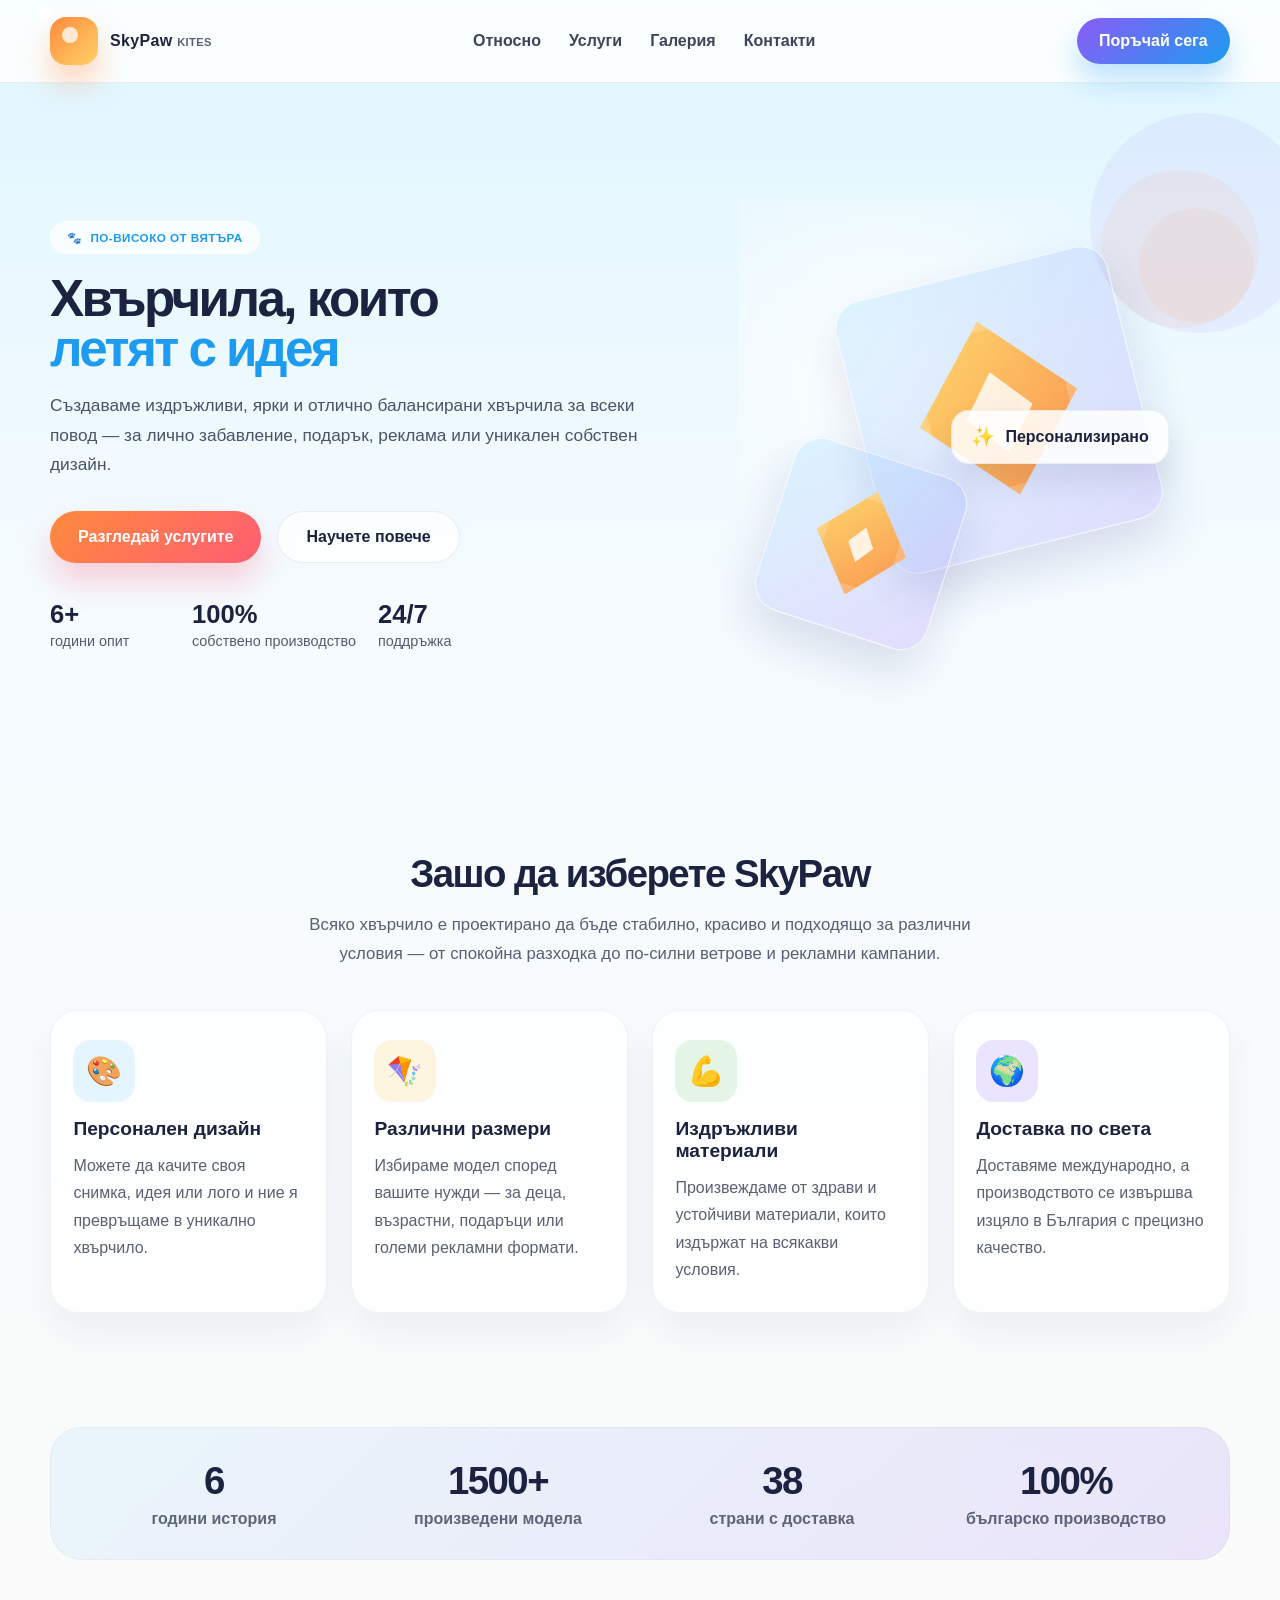
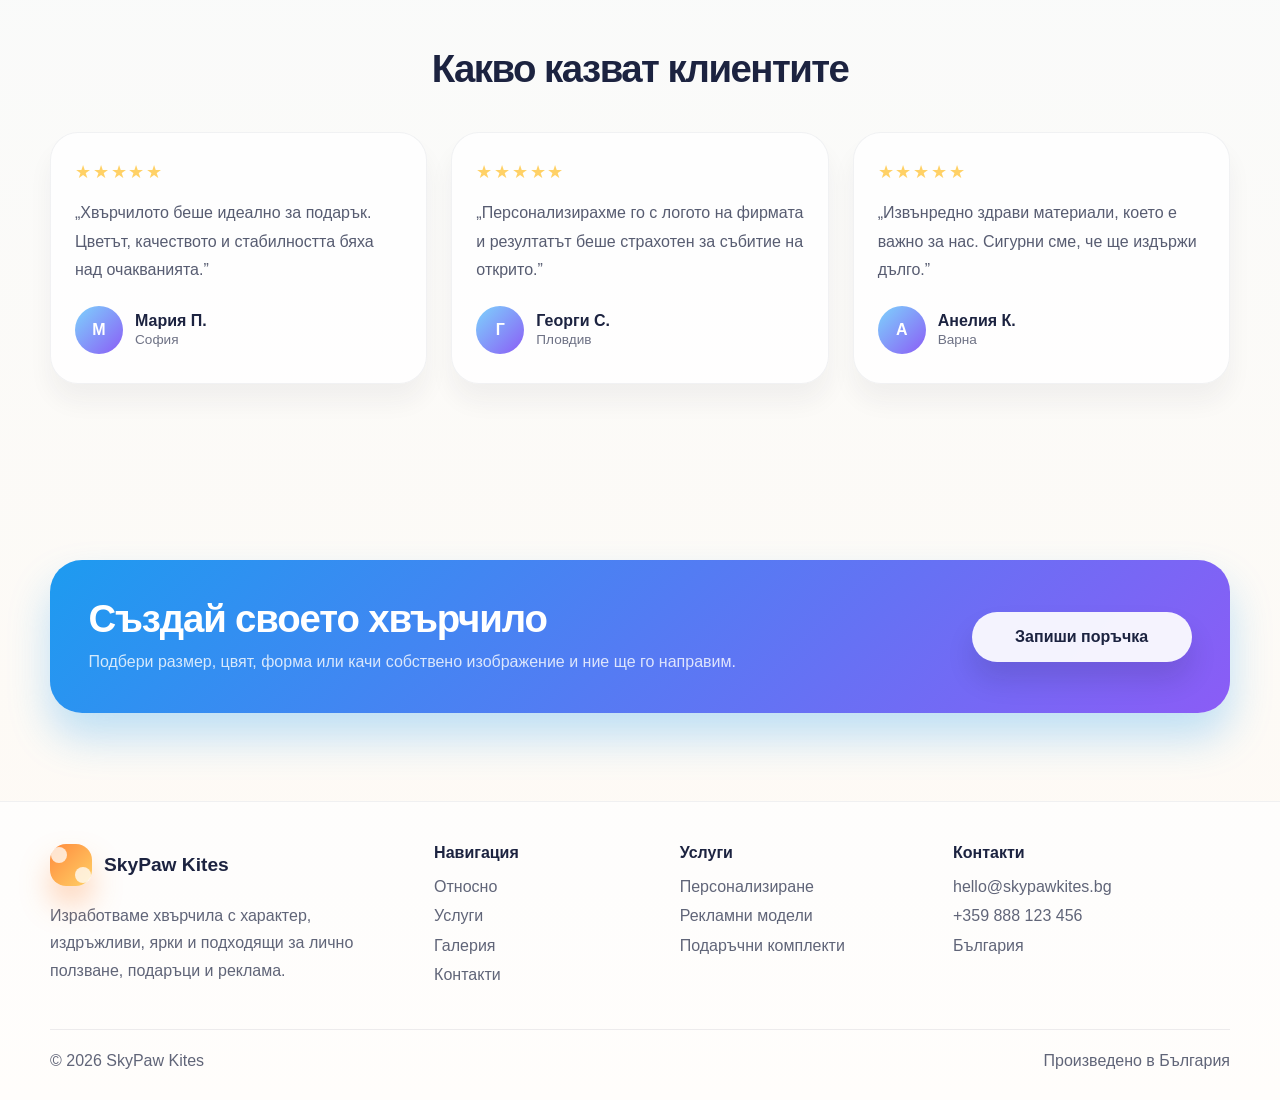
<file: index.html>
<!DOCTYPE html>
<html lang="bg">
  <head>
    <meta charset="UTF-8" />
    <meta name="viewport" content="width=device-width, initial-scale=1.0" />
    <title>SkyPaw Kites | Хвърчила по поръчка</title>
    <meta
      name="description"
      content="Производство и продажба на качествени хвърчила за лично ползване, подарък и реклама. Изработка по идея, собствен дизайн и фирмено лого."
    />
    <link rel="stylesheet" href="style.css" />
  </head>
  <body>
    <header class="site-header">
      <div class="container navbar">
        <a href="#home" class="brand" aria-label="SkyPaw Kites">
          <span class="brand-mark" aria-hidden="true"></span>
          <span>
            SkyPaw
            <small>KITES</small>
          </span>
        </a>

        <nav class="nav" aria-label="Главна навигация">
          <a href="about.html">Относно</a>
          <a href="services.html">Услуги</a>
          <a href="gallery.html">Галерия</a>
          <a href="contacts.html">Контакти</a>
        </nav>

        <a href="#contacts" class="nav-cta">Поръчай сега</a>

        <button class="menu-toggle" aria-label="Отвори меню" aria-expanded="false">
          <span></span>
          <span></span>
          <span></span>
        </button>
      </div>
    </header>

    <main id="home">
      <section class="hero">
        <div class="paw-pattern" aria-hidden="true"></div>
        <div class="container hero-grid">
          <div class="hero-copy reveal">
            <span class="eyebrow">По-високо от вятъра</span>
            <h1>
              Хвърчила, които<span> летят с идея</span>
            </h1>
            <p>
              Създаваме издръжливи, ярки и отлично балансирани хвърчила за всеки повод —
              за лично забавление, подарък, реклама или уникален собствен дизайн.
            </p>

            <div class="hero-actions">
              <a href="services.html" class="primary-btn">Разгледай услугите</a>
              <a href="#about" class="secondary-btn">Научете повече</a>
            </div>

            <div class="hero-meta">
              <div class="meta-item">
                <strong>6+</strong>
                <span>години опит</span>
              </div>
              <div class="meta-item">
                <strong>100%</strong>
                <span>собствено производство</span>
              </div>
              <div class="meta-item">
                <strong>24/7</strong>
                <span>поддръжка</span>
              </div>
            </div>
          </div>

          <div class="hero-visual reveal" aria-label="Илюстрация на хвърчило">
            <div class="kite-stage">
              <div class="kite-card kite-main"></div>
              <div class="kite-card kite-small"></div>
              <div class="kite-tag">Персонализирано</div>
            </div>
          </div>
        </div>
      </section>

      <section class="section" id="about">
        <div class="container">
          <div class="section-header reveal">
            <h2>Зашо да изберете SkyPaw</h2>
            <p>
              Всяко хвърчило е проектирано да бъде стабилно, красиво и подходящо за
              различни условия — от спокойна разходка до по-силни ветрове и рекламни кампании.
            </p>
          </div>

          <div class="feature-grid">
            <article class="feature-card reveal">
              <div class="icon-box">🎨</div>
              <h3>Персонален дизайн</h3>
              <p>Можете да качите своя снимка, идея или лого и ние я превръщаме в уникално хвърчило.</p>
            </article>

            <article class="feature-card reveal">
              <div class="icon-box">🪁</div>
              <h3>Различни размери</h3>
              <p>Избираме модел според вашите нужди — за деца, възрастни, подаръци или големи рекламни формати.</p>
            </article>

            <article class="feature-card reveal">
              <div class="icon-box">💪</div>
              <h3>Издръжливи материали</h3>
              <p>Произвеждаме от здрави и устойчиви материали, които издържат на всякакви условия.</p>
            </article>

            <article class="feature-card reveal">
              <div class="icon-box">🌍</div>
              <h3>Доставка по света</h3>
              <p>Доставяме международно, а производството се извършва изцяло в България с прецизно качество.</p>
            </article>
          </div>
        </div>
      </section>

      <section class="stats-strip">
        <div class="container">
          <div class="stats-box reveal">
            <div class="stat">
              <strong>6</strong>
              <span>години история</span>
            </div>
            <div class="stat">
              <strong>1500+</strong>
              <span>произведени модела</span>
            </div>
            <div class="stat">
              <strong>38</strong>
              <span>страни с доставка</span>
            </div>
            <div class="stat">
              <strong>100%</strong>
              <span>българско производство</span>
            </div>
          </div>
        </div>
      </section>

      <section class="section">
        <div class="container">
          <div class="section-header reveal">
            <h2>Какво казват клиентите</h2>
          </div>

          <div class="testimonials">
            <article class="testimonial reveal">
              <div class="stars">★★★★★</div>
              <p>„Хвърчилото беше идеално за подарък. Цветът, качеството и стабилността бяха над очакванията.”</p>
              <div class="person">
                <div class="avatar">М</div>
                <div>
                  <b>Мария П.</b>
                  <span>София</span>
                </div>
              </div>
            </article>

            <article class="testimonial reveal">
              <div class="stars">★★★★★</div>
              <p>„Персонализирахме го с логото на фирмата и резултатът беше страхотен за събитие на открито.”</p>
              <div class="person">
                <div class="avatar">Г</div>
                <div>
                  <b>Георги С.</b>
                  <span>Пловдив</span>
                </div>
              </div>
            </article>

            <article class="testimonial reveal">
              <div class="stars">★★★★★</div>
              <p>„Извънредно здрави материали, което е важно за нас. Сигурни сме, че ще издържи дълго.”</p>
              <div class="person">
                <div class="avatar">А</div>
                <div>
                  <b>Анелия К.</b>
                  <span>Варна</span>
                </div>
              </div>
            </article>
          </div>
        </div>
      </section>

      <section class="section" id="contacts">
        <div class="container">
          <div class="cta-box reveal">
            <div>
              <h3>Създай своето хвърчило</h3>
              <p>Подбери размер, цвят, форма или качи собствено изображение и ние ще го направим.</p>
            </div>
            <a href="mailto:hello@skypawkites.bg" class="inline-btn">Запиши поръчка</a>
          </div>
        </div>
      </section>
    </main>

    <footer class="site-footer">
      <div class="container">
        <div class="footer-grid">
          <div>
            <div class="footer-brand">
              <span class="brand-mark" aria-hidden="true"></span>
              <span>SkyPaw Kites</span>
            </div>
            <p class="footer-copy">
              Изработваме хвърчила с характер, издръжливи, ярки и подходящи за лично ползване,
              подаръци и реклама.
            </p>
          </div>

          <div class="footer-col">
            <h4>Навигация</h4>
            <ul>
              <li><a href="about.html">Относно</a></li>
              <li><a href="services.html">Услуги</a></li>
              <li><a href="gallery.html">Галерия</a></li>
              <li><a href="contacts.html">Контакти</a></li>
            </ul>
          </div>

          <div class="footer-col">
            <h4>Услуги</h4>
            <ul>
              <li><a href="services.html#personalization">Персонализиране</a></li>
              <li><a href="services.html#advertising">Рекламни модели</a></li>
              <li><a href="services.html#gifts">Подаръчни комплекти</a></li>
            </ul>
          </div>

          <div class="footer-col">
            <h4>Контакти</h4>
            <ul>
              <li><a href="mailto:hello@skypawkites.bg">hello@skypawkites.bg</a></li>
              <li><a href="tel:+359888123456">+359 888 123 456</a></li>
              <li>България</li>
            </ul>
          </div>
        </div>

        <div class="footer-bottom">
          <span>© <span data-year></span> SkyPaw Kites</span>
          <span>Произведено в България</span>
        </div>
      </div>
    </footer>

    <script src="script.js"></script>
  </body>
</html>
</file>
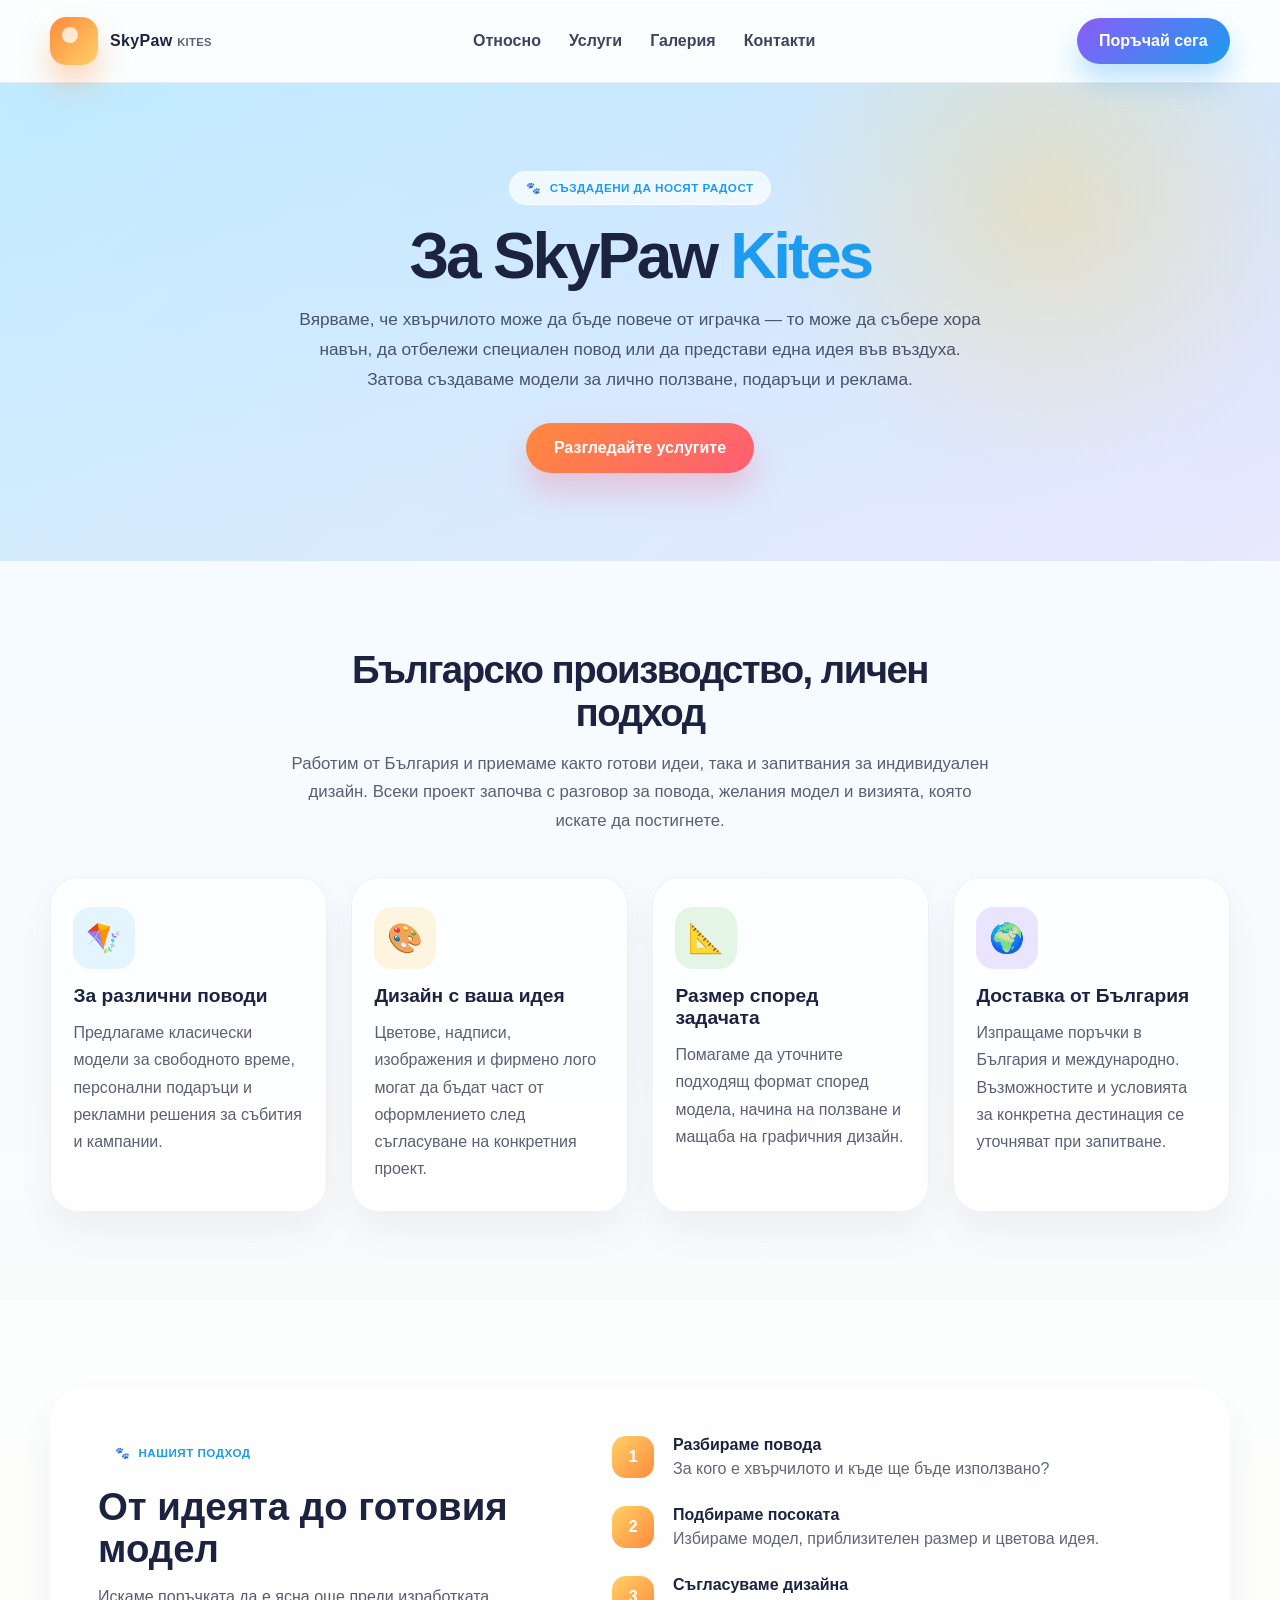
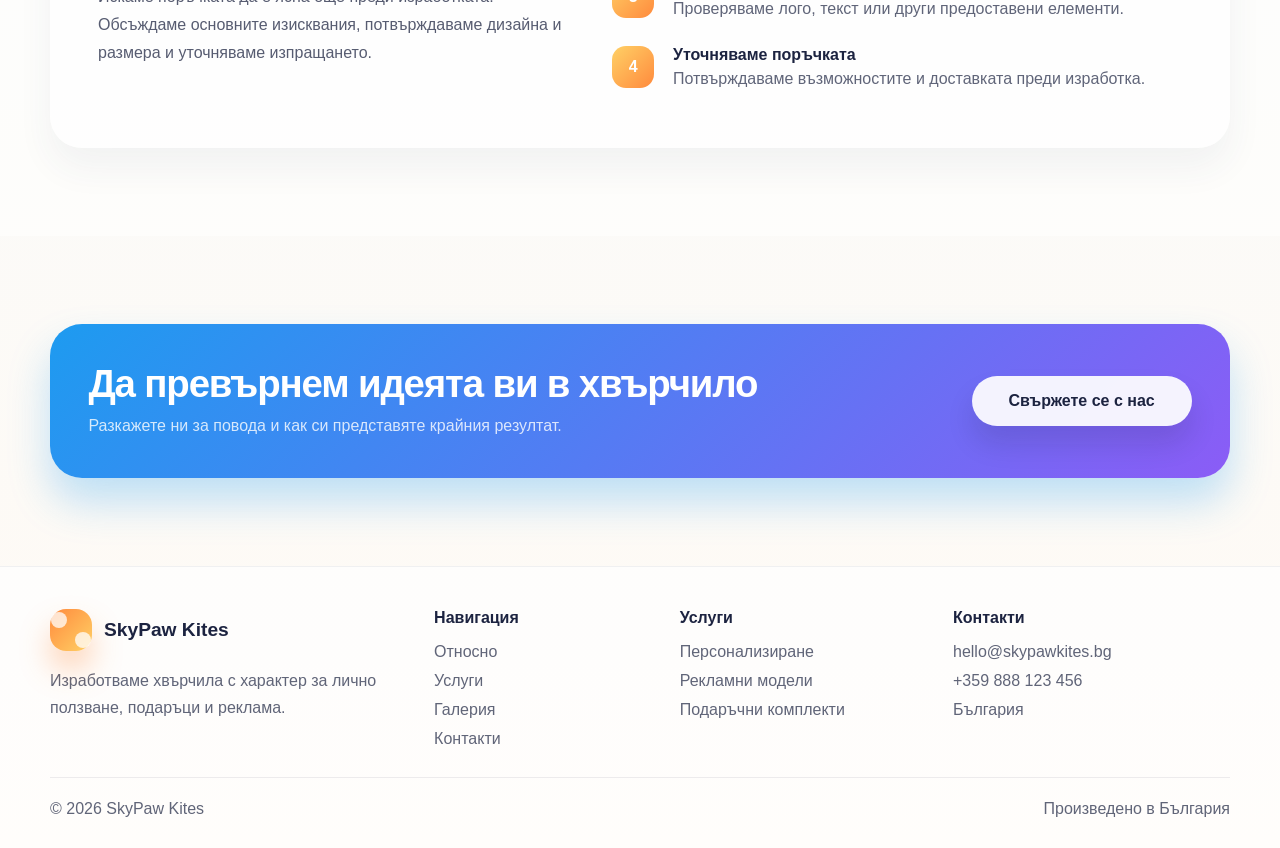
<file: about.html>
<!DOCTYPE html>
<html lang="bg">
  <head>
    <meta charset="UTF-8" />
    <meta name="viewport" content="width=device-width, initial-scale=1.0" />
    <title>Относно SkyPaw Kites | Хвърчила с идея</title>
    <meta
      name="description"
      content="Научете повече за SkyPaw Kites — българско производство на хвърчила за лично ползване, подаръци и рекламни проекти."
    />
    <link rel="stylesheet" href="style.css" />
  </head>
  <body>
    <header class="site-header">
      <div class="container navbar">
        <a href="index.html#home" class="brand" aria-label="SkyPaw Kites — начална страница">
          <span class="brand-mark" aria-hidden="true"></span>
          <span>
            SkyPaw
            <small>KITES</small>
          </span>
        </a>

        <nav class="nav" aria-label="Главна навигация">
          <a href="about.html" aria-current="page">Относно</a>
          <a href="services.html">Услуги</a>
          <a href="gallery.html">Галерия</a>
          <a href="contacts.html">Контакти</a>
        </nav>

        <a href="contacts.html" class="nav-cta">Поръчай сега</a>

        <button class="menu-toggle" aria-label="Отвори меню" aria-expanded="false">
          <span></span>
          <span></span>
          <span></span>
        </button>
      </div>
    </header>

    <main>
      <section class="services-hero">
        <div class="container services-hero-content reveal">
          <span class="eyebrow">Създадени да носят радост</span>
          <h1>За SkyPaw <span>Kites</span></h1>
          <p>
            Вярваме, че хвърчилото може да бъде повече от играчка — то може да събере хора
            навън, да отбележи специален повод или да представи една идея във въздуха.
            Затова създаваме модели за лично ползване, подаръци и реклама.
          </p>
          <a href="services.html" class="primary-btn">Разгледайте услугите</a>
        </div>
      </section>

      <section class="section">
        <div class="container">
          <div class="section-header reveal">
            <h2>Българско производство, личен подход</h2>
            <p>
              Работим от България и приемаме както готови идеи, така и запитвания за
              индивидуален дизайн. Всеки проект започва с разговор за повода, желания
              модел и визията, която искате да постигнете.
            </p>
          </div>

          <div class="feature-grid about-feature-grid">
            <article class="feature-card reveal">
              <div class="icon-box" aria-hidden="true">🪁</div>
              <h3>За различни поводи</h3>
              <p>
                Предлагаме класически модели за свободното време, персонални подаръци
                и рекламни решения за събития и кампании.
              </p>
            </article>

            <article class="feature-card reveal">
              <div class="icon-box" aria-hidden="true">🎨</div>
              <h3>Дизайн с ваша идея</h3>
              <p>
                Цветове, надписи, изображения и фирмено лого могат да бъдат част от
                оформлението след съгласуване на конкретния проект.
              </p>
            </article>

            <article class="feature-card reveal">
              <div class="icon-box" aria-hidden="true">📐</div>
              <h3>Размер според задачата</h3>
              <p>
                Помагаме да уточните подходящ формат според модела, начина на ползване
                и мащаба на графичния дизайн.
              </p>
            </article>

            <article class="feature-card reveal">
              <div class="icon-box" aria-hidden="true">🌍</div>
              <h3>Доставка от България</h3>
              <p>
                Изпращаме поръчки в България и международно. Възможностите и условията
                за конкретна дестинация се уточняват при запитване.
              </p>
            </article>
          </div>
        </div>
      </section>

      <section class="section service-options-section">
        <div class="container">
          <div class="service-flow reveal">
            <div>
              <span class="eyebrow">Нашият подход</span>
              <h2>От идеята до готовия модел</h2>
              <p>
                Искаме поръчката да е ясна още преди изработката. Обсъждаме основните
                изисквания, потвърждаваме дизайна и размера и уточняваме изпращането.
              </p>
            </div>
            <ol>
              <li><strong>Разбираме повода</strong><span>За кого е хвърчилото и къде ще бъде използвано?</span></li>
              <li><strong>Подбираме посоката</strong><span>Избираме модел, приблизителен размер и цветова идея.</span></li>
              <li><strong>Съгласуваме дизайна</strong><span>Проверяваме лого, текст или други предоставени елементи.</span></li>
              <li><strong>Уточняваме поръчката</strong><span>Потвърждаваме възможностите и доставката преди изработка.</span></li>
            </ol>
          </div>
        </div>
      </section>

      <section class="section">
        <div class="container">
          <div class="cta-box reveal">
            <div>
              <h2>Да превърнем идеята ви в хвърчило</h2>
              <p>Разкажете ни за повода и как си представяте крайния резултат.</p>
            </div>
            <a href="contacts.html" class="inline-btn">Свържете се с нас</a>
          </div>
        </div>
      </section>
    </main>

    <footer class="site-footer">
      <div class="container">
        <div class="footer-grid">
          <div>
            <a href="index.html#home" class="footer-brand">
              <span class="brand-mark" aria-hidden="true"></span>
              <span>SkyPaw Kites</span>
            </a>
            <p class="footer-copy">
              Изработваме хвърчила с характер за лично ползване, подаръци и реклама.
            </p>
          </div>

          <div class="footer-col">
            <h4>Навигация</h4>
            <ul>
              <li><a href="about.html">Относно</a></li>
              <li><a href="services.html">Услуги</a></li>
              <li><a href="gallery.html">Галерия</a></li>
              <li><a href="contacts.html">Контакти</a></li>
            </ul>
          </div>

          <div class="footer-col">
            <h4>Услуги</h4>
            <ul>
              <li><a href="services.html#personalization">Персонализиране</a></li>
              <li><a href="services.html#advertising">Рекламни модели</a></li>
              <li><a href="services.html#gifts">Подаръчни комплекти</a></li>
            </ul>
          </div>

          <div class="footer-col">
            <h4>Контакти</h4>
            <ul>
              <li><a href="mailto:hello@skypawkites.bg">hello@skypawkites.bg</a></li>
              <li><a href="tel:+359888123456">+359 888 123 456</a></li>
              <li>България</li>
            </ul>
          </div>
        </div>

        <div class="footer-bottom">
          <span>© <span data-year></span> SkyPaw Kites</span>
          <span>Произведено в България</span>
        </div>
      </div>
    </footer>

    <script src="script.js"></script>
  </body>
</html>
</file>
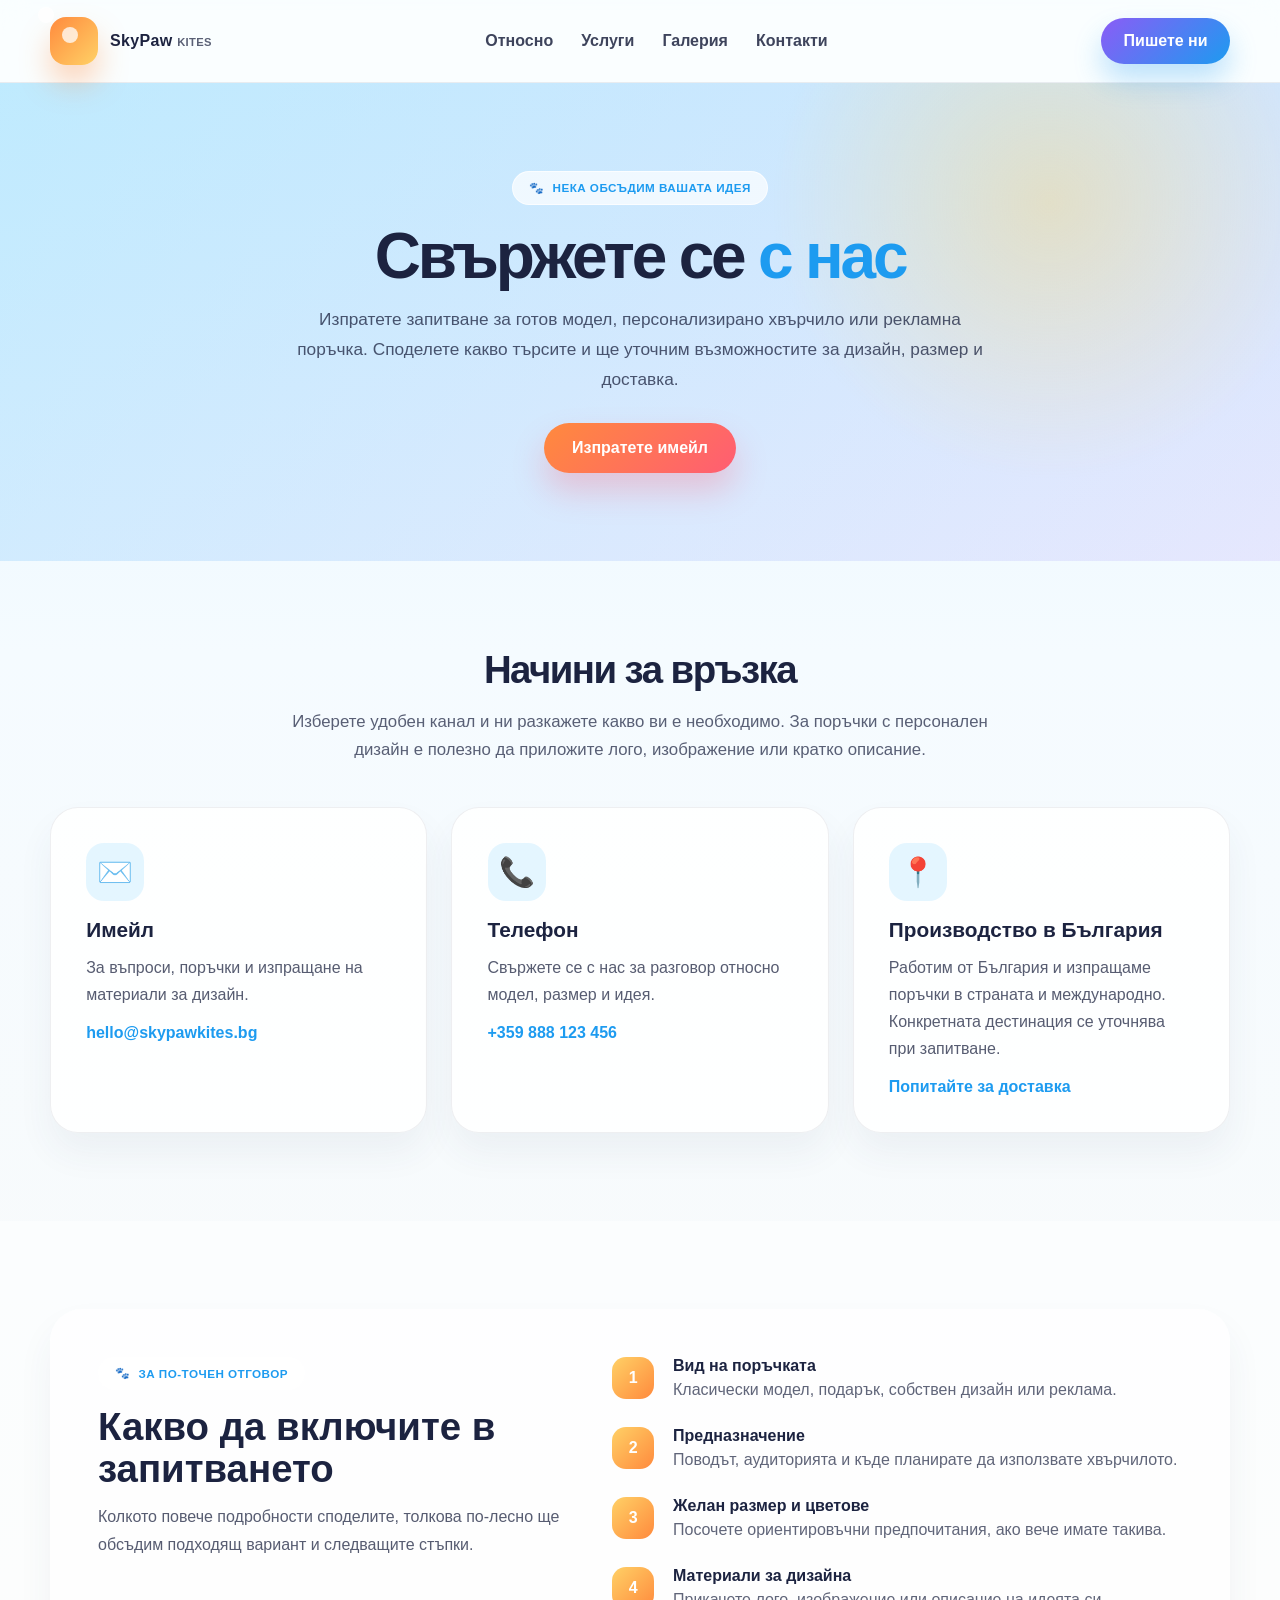
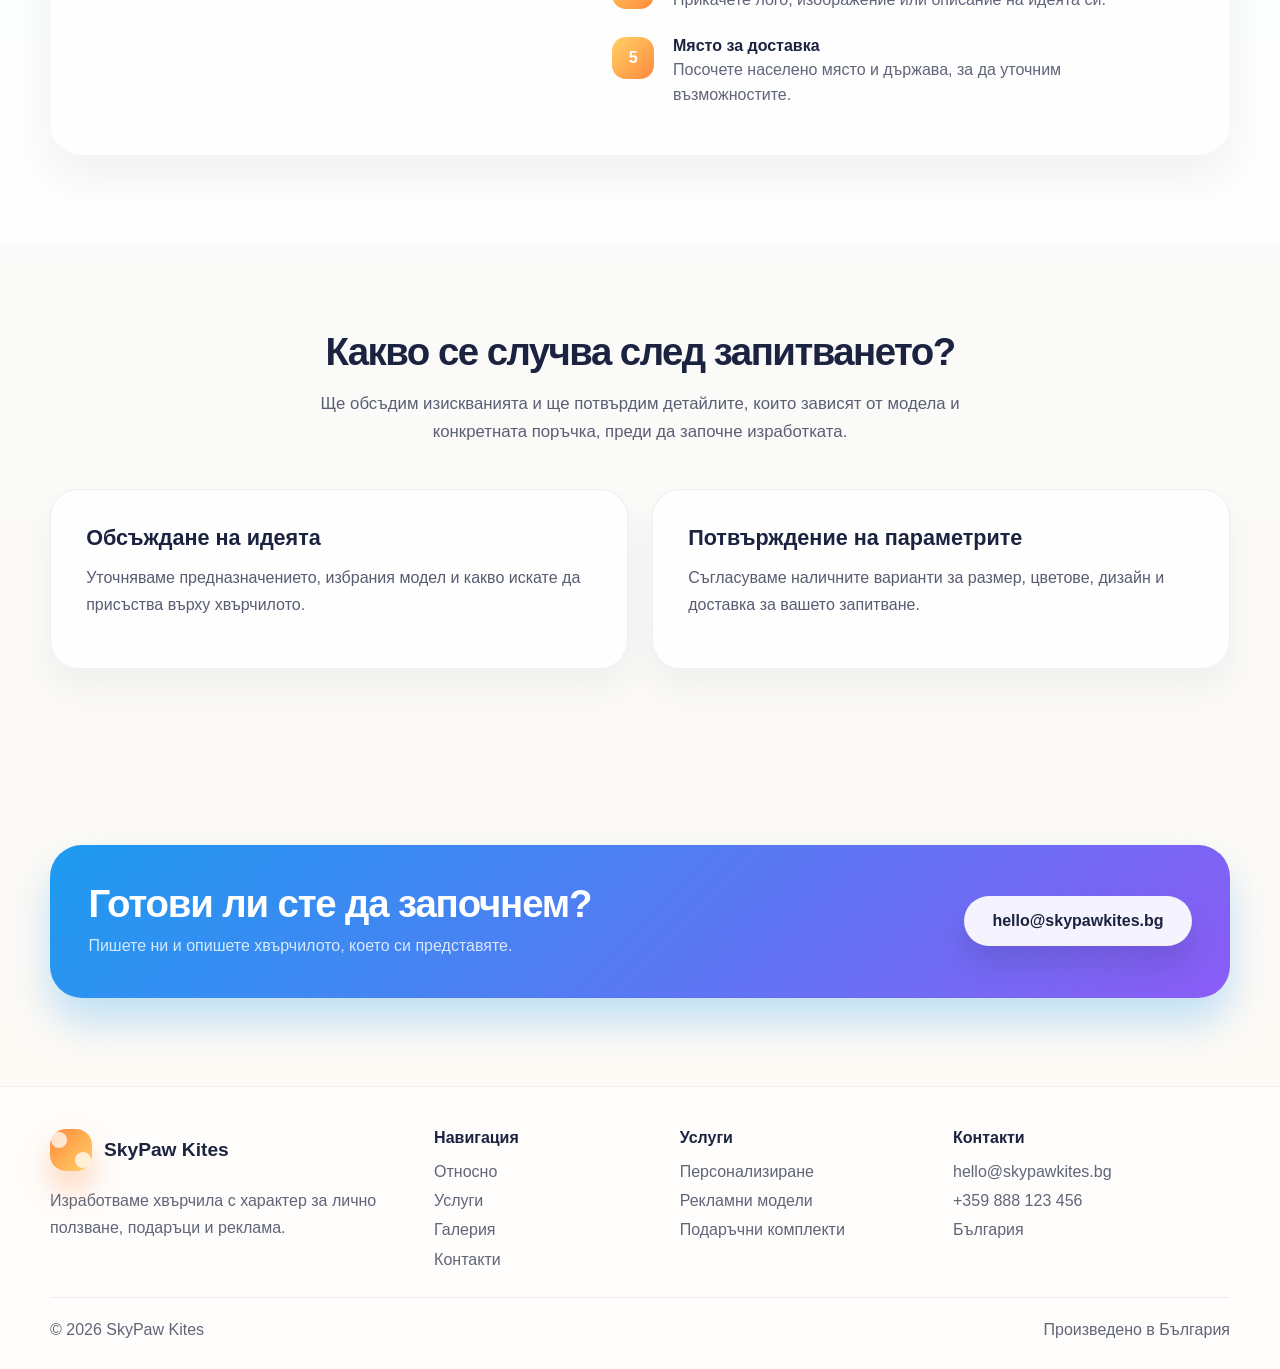
<file: contacts.html>
<!DOCTYPE html>
<html lang="bg">
  <head>
    <meta charset="UTF-8" />
    <meta name="viewport" content="width=device-width, initial-scale=1.0" />
    <title>Контакти | SkyPaw Kites</title>
    <meta
      name="description"
      content="Свържете се със SkyPaw Kites за готови модели, персонализиран дизайн, рекламни поръчки и доставка."
    />
    <link rel="stylesheet" href="style.css" />
  </head>
  <body>
    <header class="site-header">
      <div class="container navbar">
        <a href="index.html#home" class="brand" aria-label="SkyPaw Kites — начална страница">
          <span class="brand-mark" aria-hidden="true"></span>
          <span>
            SkyPaw
            <small>KITES</small>
          </span>
        </a>

        <nav class="nav" aria-label="Главна навигация">
          <a href="about.html">Относно</a>
          <a href="services.html">Услуги</a>
          <a href="gallery.html">Галерия</a>
          <a href="contacts.html" aria-current="page">Контакти</a>
        </nav>

        <a href="mailto:hello@skypawkites.bg" class="nav-cta">Пишете ни</a>

        <button class="menu-toggle" aria-label="Отвори меню" aria-expanded="false">
          <span></span>
          <span></span>
          <span></span>
        </button>
      </div>
    </header>

    <main>
      <section class="services-hero">
        <div class="container services-hero-content reveal">
          <span class="eyebrow">Нека обсъдим вашата идея</span>
          <h1>Свържете се <span>с нас</span></h1>
          <p>
            Изпратете запитване за готов модел, персонализирано хвърчило или рекламна
            поръчка. Споделете какво търсите и ще уточним възможностите за дизайн, размер
            и доставка.
          </p>
          <a href="mailto:hello@skypawkites.bg?subject=%D0%97%D0%B0%D0%BF%D0%B8%D1%82%D0%B2%D0%B0%D0%BD%D0%B5%20%D0%B7%D0%B0%20%D1%85%D0%B2%D1%8A%D1%80%D1%87%D0%B8%D0%BB%D0%BE" class="primary-btn">Изпратете имейл</a>
        </div>
      </section>

      <section class="section">
        <div class="container">
          <div class="section-header reveal">
            <h2>Начини за връзка</h2>
            <p>
              Изберете удобен канал и ни разкажете какво ви е необходимо. За поръчки с
              персонален дизайн е полезно да приложите лого, изображение или кратко описание.
            </p>
          </div>

          <div class="contact-grid">
            <article class="contact-card reveal">
              <span class="service-icon" aria-hidden="true">✉️</span>
              <h3>Имейл</h3>
              <p>За въпроси, поръчки и изпращане на материали за дизайн.</p>
              <a class="contact-link" href="mailto:hello@skypawkites.bg">hello@skypawkites.bg</a>
            </article>

            <article class="contact-card reveal">
              <span class="service-icon" aria-hidden="true">📞</span>
              <h3>Телефон</h3>
              <p>Свържете се с нас за разговор относно модел, размер и идея.</p>
              <a class="contact-link" href="tel:+359888123456">+359 888 123 456</a>
            </article>

            <article class="contact-card reveal">
              <span class="service-icon" aria-hidden="true">📍</span>
              <h3>Производство в България</h3>
              <p>
                Работим от България и изпращаме поръчки в страната и международно.
                Конкретната дестинация се уточнява при запитване.
              </p>
              <a class="contact-link" href="mailto:hello@skypawkites.bg?subject=%D0%97%D0%B0%D0%BF%D0%B8%D1%82%D0%B2%D0%B0%D0%BD%D0%B5%20%D0%B7%D0%B0%20%D0%B4%D0%BE%D1%81%D1%82%D0%B0%D0%B2%D0%BA%D0%B0">Попитайте за доставка</a>
            </article>
          </div>
        </div>
      </section>

      <section class="section service-options-section">
        <div class="container">
          <div class="service-flow reveal">
            <div>
              <span class="eyebrow">За по-точен отговор</span>
              <h2>Какво да включите в запитването</h2>
              <p>
                Колкото повече подробности споделите, толкова по-лесно ще обсъдим подходящ
                вариант и следващите стъпки.
              </p>
            </div>
            <ol>
              <li><strong>Вид на поръчката</strong><span>Класически модел, подарък, собствен дизайн или реклама.</span></li>
              <li><strong>Предназначение</strong><span>Поводът, аудиторията и къде планирате да използвате хвърчилото.</span></li>
              <li><strong>Желан размер и цветове</strong><span>Посочете ориентировъчни предпочитания, ако вече имате такива.</span></li>
              <li><strong>Материали за дизайна</strong><span>Прикачете лого, изображение или описание на идеята си.</span></li>
              <li><strong>Място за доставка</strong><span>Посочете населено място и държава, за да уточним възможностите.</span></li>
            </ol>
          </div>
        </div>
      </section>

      <section class="section">
        <div class="container">
          <div class="section-header reveal">
            <h2>Какво се случва след запитването?</h2>
            <p>
              Ще обсъдим изискванията и ще потвърдим детайлите, които зависят от модела
              и конкретната поръчка, преди да започне изработката.
            </p>
          </div>

          <div class="service-grid">
            <article class="service-card reveal">
              <h3>Обсъждане на идеята</h3>
              <p>
                Уточняваме предназначението, избрания модел и какво искате да присъства
                върху хвърчилото.
              </p>
            </article>
            <article class="service-card reveal">
              <h3>Потвърждение на параметрите</h3>
              <p>
                Съгласуваме наличните варианти за размер, цветове, дизайн и доставка за
                вашето запитване.
              </p>
            </article>
          </div>
        </div>
      </section>

      <section class="section">
        <div class="container">
          <div class="cta-box reveal">
            <div>
              <h2>Готови ли сте да започнем?</h2>
              <p>Пишете ни и опишете хвърчилото, което си представяте.</p>
            </div>
            <a href="mailto:hello@skypawkites.bg?subject=%D0%97%D0%B0%D0%BF%D0%B8%D1%82%D0%B2%D0%B0%D0%BD%D0%B5%20%D0%B7%D0%B0%20%D1%85%D0%B2%D1%8A%D1%80%D1%87%D0%B8%D0%BB%D0%BE" class="inline-btn">hello@skypawkites.bg</a>
          </div>
        </div>
      </section>
    </main>

    <footer class="site-footer">
      <div class="container">
        <div class="footer-grid">
          <div>
            <a href="index.html#home" class="footer-brand">
              <span class="brand-mark" aria-hidden="true"></span>
              <span>SkyPaw Kites</span>
            </a>
            <p class="footer-copy">
              Изработваме хвърчила с характер за лично ползване, подаръци и реклама.
            </p>
          </div>

          <div class="footer-col">
            <h4>Навигация</h4>
            <ul>
              <li><a href="about.html">Относно</a></li>
              <li><a href="services.html">Услуги</a></li>
              <li><a href="gallery.html">Галерия</a></li>
              <li><a href="contacts.html">Контакти</a></li>
            </ul>
          </div>

          <div class="footer-col">
            <h4>Услуги</h4>
            <ul>
              <li><a href="services.html#personalization">Персонализиране</a></li>
              <li><a href="services.html#advertising">Рекламни модели</a></li>
              <li><a href="services.html#gifts">Подаръчни комплекти</a></li>
            </ul>
          </div>

          <div class="footer-col">
            <h4>Контакти</h4>
            <ul>
              <li><a href="mailto:hello@skypawkites.bg">hello@skypawkites.bg</a></li>
              <li><a href="tel:+359888123456">+359 888 123 456</a></li>
              <li>България</li>
            </ul>
          </div>
        </div>

        <div class="footer-bottom">
          <span>© <span data-year></span> SkyPaw Kites</span>
          <span>Произведено в България</span>
        </div>
      </div>
    </footer>

    <script src="script.js"></script>
  </body>
</html>
</file>
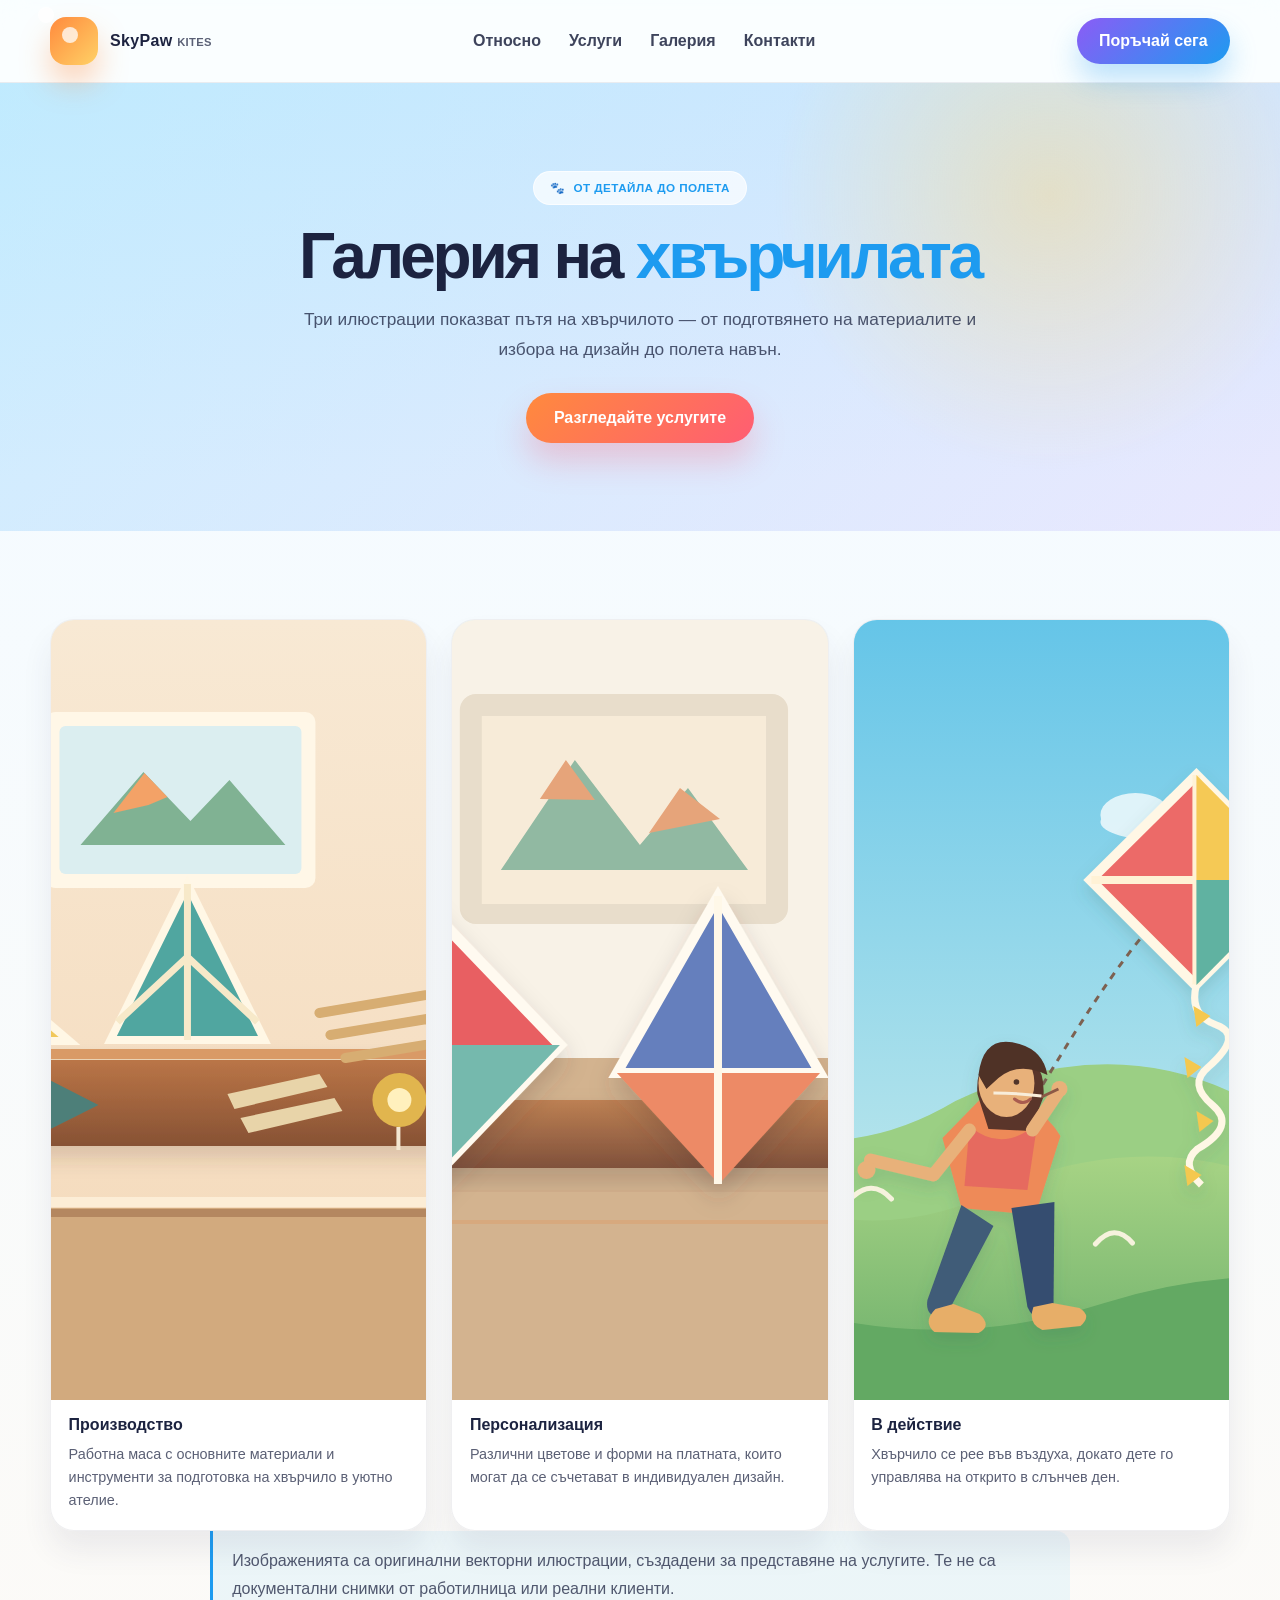
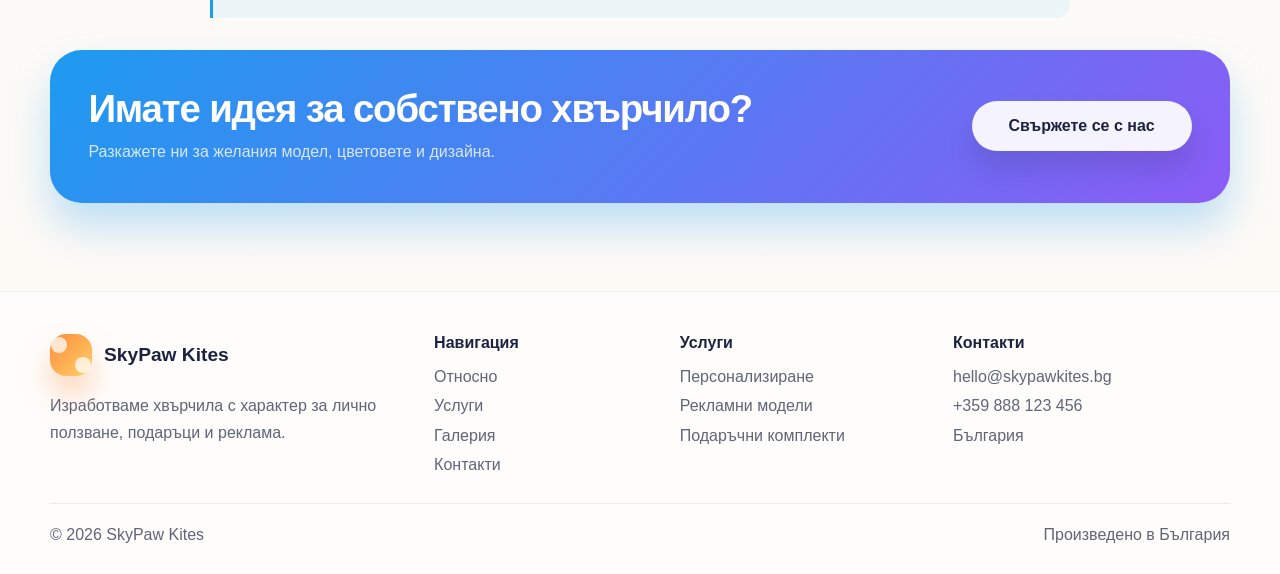
<file: gallery.html>
<!DOCTYPE html>
<html lang="bg">
  <head>
    <meta charset="UTF-8" />
    <meta name="viewport" content="width=device-width, initial-scale=1.0" />
    <title>Галерия | SkyPaw Kites</title>
    <meta
      name="description"
      content="Разгледайте илюстрации за производството, персонализацията и полета на хвърчилата SkyPaw."
    />
    <link rel="stylesheet" href="style.css" />
  </head>
  <body>
    <header class="site-header">
      <div class="container navbar">
        <a href="index.html#home" class="brand" aria-label="SkyPaw Kites — начална страница">
          <span class="brand-mark" aria-hidden="true"></span>
          <span>
            SkyPaw
            <small>KITES</small>
          </span>
        </a>

        <nav class="nav" aria-label="Главна навигация">
          <a href="about.html">Относно</a>
          <a href="services.html">Услуги</a>
          <a href="gallery.html" aria-current="page">Галерия</a>
          <a href="contacts.html">Контакти</a>
        </nav>

        <a href="contacts.html" class="nav-cta">Поръчай сега</a>

        <button class="menu-toggle" aria-label="Отвори меню" aria-expanded="false">
          <span></span>
          <span></span>
          <span></span>
        </button>
      </div>
    </header>

    <main>
      <section class="services-hero">
        <div class="container services-hero-content reveal">
          <span class="eyebrow">От детайла до полета</span>
          <h1>Галерия на <span>хвърчилата</span></h1>
          <p>
            Три илюстрации показват пътя на хвърчилото — от подготвянето на
            материалите и избора на дизайн до полета навън.
          </p>
          <a href="services.html" class="primary-btn">Разгледайте услугите</a>
        </div>
      </section>

      <section class="section" aria-label="Галерия">
        <div class="container">
          <div class="gallery-photo-grid">
            <figure class="gallery-photo reveal">
              <img
                src="assets/gallery/production.svg"
                alt="Светла работилница с работна маса, цветни платна, летви, корда и инструменти за изработка на хвърчила"
                width="1200"
                height="780"
              />
              <figcaption>
                <strong>Производство</strong>
                <p>
                  Работна маса с основните материали и инструменти за подготовка
                  на хвърчило в уютно ателие.
                </p>
              </figcaption>
            </figure>

            <figure class="gallery-photo reveal">
              <img
                src="assets/gallery/personalization.svg"
                alt="Разноцветни платна за хвърчила в ромбовидни, триъгълни и опашати форми върху маса в ателие"
                width="1200"
                height="780"
              />
              <figcaption>
                <strong>Персонализация</strong>
                <p>
                  Различни цветове и форми на платната, които могат да се
                  съчетават в индивидуален дизайн.
                </p>
              </figcaption>
            </figure>

            <figure class="gallery-photo reveal">
              <img
                src="assets/gallery/in-action.svg"
                alt="Дете управлява хвърчило с цветна опашка, което лети високо в ясно синьо небе над зелена поляна"
                width="1200"
                height="780"
              />
              <figcaption>
                <strong>В действие</strong>
                <p>
                  Хвърчило се рее във въздуха, докато дете го управлява на
                  открито в слънчев ден.
                </p>
              </figcaption>
            </figure>
          </div>

          <p class="gallery-disclaimer">
            Изображенията са оригинални векторни илюстрации, създадени за
            представяне на услугите. Те не са документални снимки от работилница
            или реални клиенти.
          </p>

          <div class="cta-box reveal">
            <div>
              <h2>Имате идея за собствено хвърчило?</h2>
              <p>Разкажете ни за желания модел, цветовете и дизайна.</p>
            </div>
            <a href="contacts.html" class="inline-btn">Свържете се с нас</a>
          </div>
        </div>
      </section>
    </main>

    <footer class="site-footer">
      <div class="container">
        <div class="footer-grid">
          <div>
            <a href="index.html#home" class="footer-brand">
              <span class="brand-mark" aria-hidden="true"></span>
              <span>SkyPaw Kites</span>
            </a>
            <p class="footer-copy">
              Изработваме хвърчила с характер за лично ползване, подаръци и реклама.
            </p>
          </div>

          <div class="footer-col">
            <h4>Навигация</h4>
            <ul>
              <li><a href="about.html">Относно</a></li>
              <li><a href="services.html">Услуги</a></li>
              <li><a href="gallery.html">Галерия</a></li>
              <li><a href="contacts.html">Контакти</a></li>
            </ul>
          </div>

          <div class="footer-col">
            <h4>Услуги</h4>
            <ul>
              <li><a href="services.html#personalization">Персонализиране</a></li>
              <li><a href="services.html#advertising">Рекламни модели</a></li>
              <li><a href="services.html#gifts">Подаръчни комплекти</a></li>
            </ul>
          </div>

          <div class="footer-col">
            <h4>Контакти</h4>
            <ul>
              <li><a href="mailto:hello@skypawkites.bg">hello@skypawkites.bg</a></li>
              <li><a href="tel:+359888123456">+359 888 123 456</a></li>
              <li>България</li>
            </ul>
          </div>
        </div>

        <div class="footer-bottom">
          <span>© <span data-year></span> SkyPaw Kites</span>
          <span>Произведено в България</span>
        </div>
      </div>
    </footer>

    <script src="script.js"></script>
  </body>
</html>
</file>
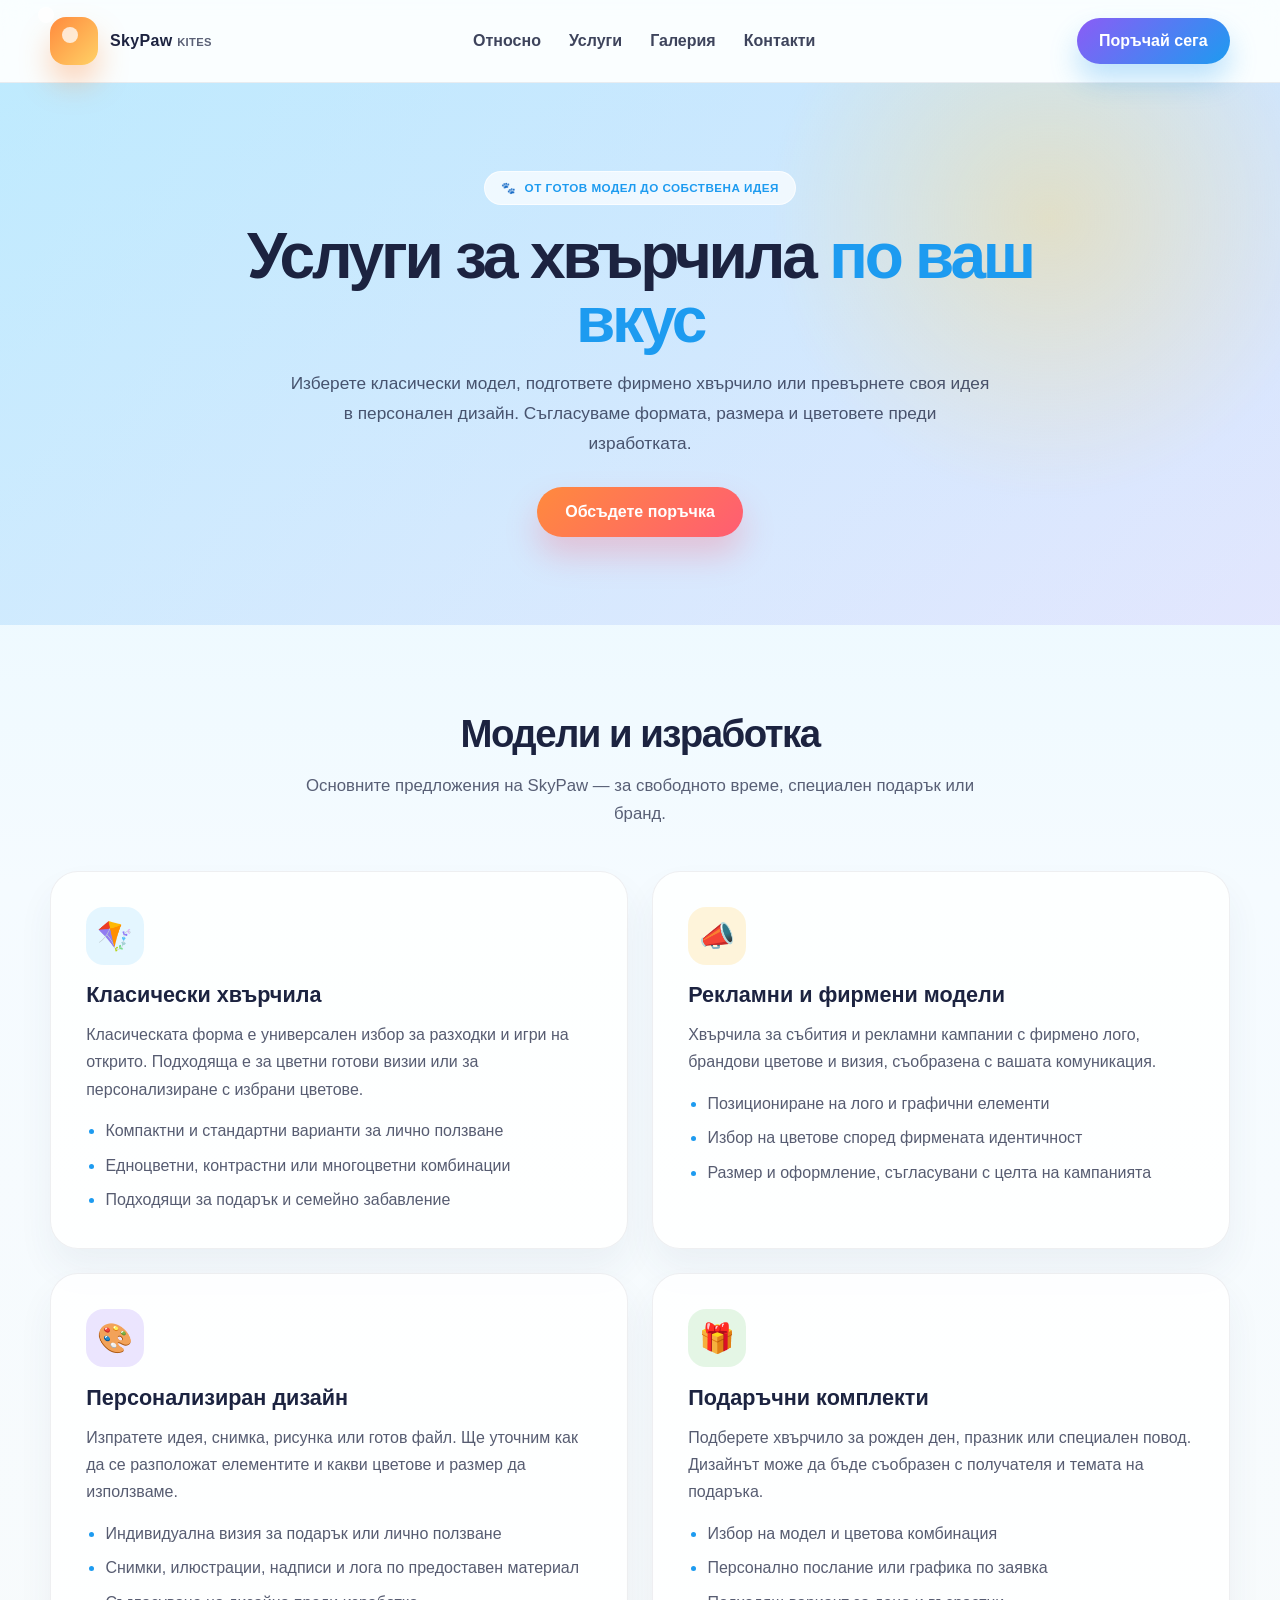
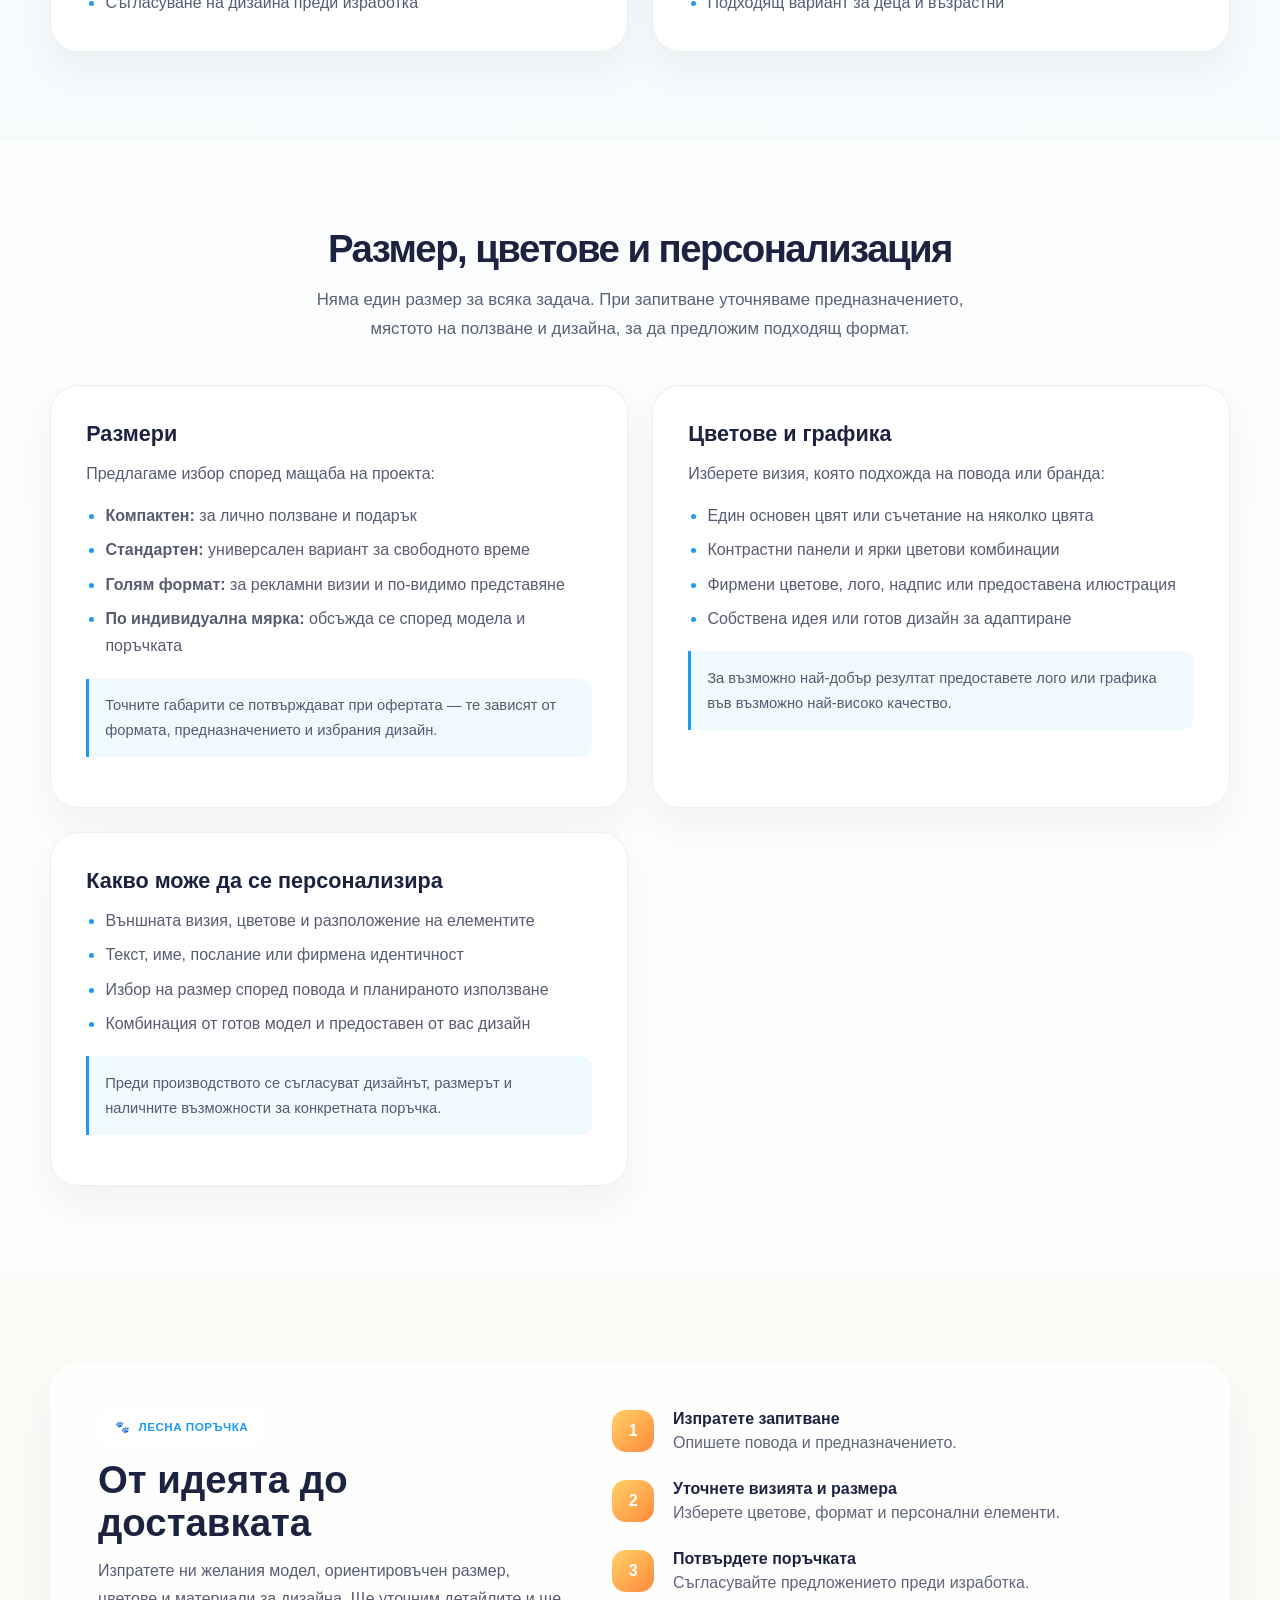
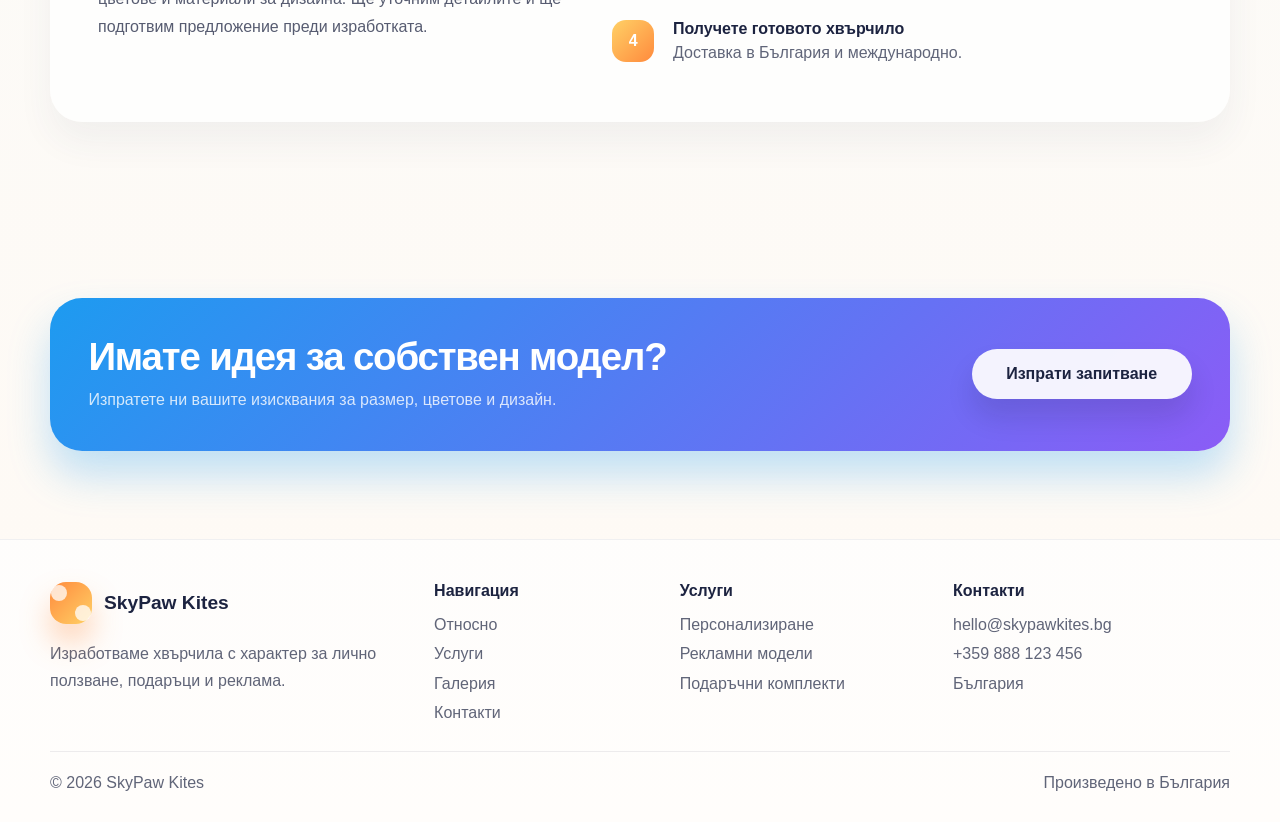
<file: services.html>
<!DOCTYPE html>
<html lang="bg">
  <head>
    <meta charset="UTF-8" />
    <meta name="viewport" content="width=device-width, initial-scale=1.0" />
    <title>Услуги и персонализиране | SkyPaw Kites</title>
    <meta
      name="description"
      content="Разгледайте услугите на SkyPaw Kites: готови модели хвърчила, персонализиран дизайн, рекламни поръчки, подаръчни комплекти и доставка."
    />
    <link rel="stylesheet" href="style.css" />
  </head>
  <body>
    <header class="site-header">
      <div class="container navbar">
        <a href="index.html#home" class="brand" aria-label="SkyPaw Kites — начална страница">
          <span class="brand-mark" aria-hidden="true"></span>
          <span>
            SkyPaw
            <small>KITES</small>
          </span>
        </a>

        <nav class="nav" aria-label="Главна навигация">
          <a href="about.html">Относно</a>
          <a href="services.html" aria-current="page">Услуги</a>
          <a href="gallery.html">Галерия</a>
          <a href="contacts.html">Контакти</a>
        </nav>

        <a href="contacts.html" class="nav-cta">Поръчай сега</a>

        <button class="menu-toggle" aria-label="Отвори меню" aria-expanded="false">
          <span></span>
          <span></span>
          <span></span>
        </button>
      </div>
    </header>

    <main>
      <section class="services-hero">
        <div class="container services-hero-content reveal">
          <span class="eyebrow">От готов модел до собствена идея</span>
          <h1>Услуги за хвърчила <span>по ваш вкус</span></h1>
          <p>
            Изберете класически модел, подгответе фирмено хвърчило или превърнете своя идея
            в персонален дизайн. Съгласуваме формата, размера и цветовете преди изработката.
          </p>
          <a href="contacts.html" class="primary-btn">Обсъдете поръчка</a>
        </div>
      </section>

      <section class="section" aria-labelledby="model-services-title">
        <div class="container">
          <div class="section-header reveal">
            <h2 id="model-services-title">Модели и изработка</h2>
            <p>Основните предложения на SkyPaw — за свободното време, специален подарък или бранд.</p>
          </div>

          <div class="service-grid">
            <article class="service-card reveal">
              <span class="service-icon" aria-hidden="true">🪁</span>
              <h3>Класически хвърчила</h3>
              <p>
                Класическата форма е универсален избор за разходки и игри на открито.
                Подходяща е за цветни готови визии или за персонализиране с избрани цветове.
              </p>
              <ul>
                <li>Компактни и стандартни варианти за лично ползване</li>
                <li>Едноцветни, контрастни или многоцветни комбинации</li>
                <li>Подходящи за подарък и семейно забавление</li>
              </ul>
            </article>

            <article class="service-card reveal" id="advertising">
              <span class="service-icon" aria-hidden="true">📣</span>
              <h3>Рекламни и фирмени модели</h3>
              <p>
                Хвърчила за събития и рекламни кампании с фирмено лого, брандови цветове
                и визия, съобразена с вашата комуникация.
              </p>
              <ul>
                <li>Позициониране на лого и графични елементи</li>
                <li>Избор на цветове според фирмената идентичност</li>
                <li>Размер и оформление, съгласувани с целта на кампанията</li>
              </ul>
            </article>

            <article class="service-card reveal" id="personalization">
              <span class="service-icon" aria-hidden="true">🎨</span>
              <h3>Персонализиран дизайн</h3>
              <p>
                Изпратете идея, снимка, рисунка или готов файл. Ще уточним как да се
                разположат елементите и какви цветове и размер да използваме.
              </p>
              <ul>
                <li>Индивидуална визия за подарък или лично ползване</li>
                <li>Снимки, илюстрации, надписи и лога по предоставен материал</li>
                <li>Съгласуване на дизайна преди изработка</li>
              </ul>
            </article>

            <article class="service-card reveal" id="gifts">
              <span class="service-icon" aria-hidden="true">🎁</span>
              <h3>Подаръчни комплекти</h3>
              <p>
                Подберете хвърчило за рожден ден, празник или специален повод. Дизайнът
                може да бъде съобразен с получателя и темата на подаръка.
              </p>
              <ul>
                <li>Избор на модел и цветова комбинация</li>
                <li>Персонално послание или графика по заявка</li>
                <li>Подходящ вариант за деца и възрастни</li>
              </ul>
            </article>
          </div>
        </div>
      </section>

      <section class="section service-options-section" aria-labelledby="options-title">
        <div class="container">
          <div class="section-header reveal">
            <h2 id="options-title">Размер, цветове и персонализация</h2>
            <p>
              Няма един размер за всяка задача. При запитване уточняваме предназначението,
              мястото на ползване и дизайна, за да предложим подходящ формат.
            </p>
          </div>

          <div class="options-grid">
            <article class="option-card reveal">
              <h3>Размери</h3>
              <p>Предлагаме избор според мащаба на проекта:</p>
              <ul>
                <li><strong>Компактен:</strong> за лично ползване и подарък</li>
                <li><strong>Стандартен:</strong> универсален вариант за свободното време</li>
                <li><strong>Голям формат:</strong> за рекламни визии и по-видимо представяне</li>
                <li><strong>По индивидуална мярка:</strong> обсъжда се според модела и поръчката</li>
              </ul>
              <p class="option-note">
                Точните габарити се потвърждават при офертата — те зависят от формата,
                предназначението и избрания дизайн.
              </p>
            </article>

            <article class="option-card reveal">
              <h3>Цветове и графика</h3>
              <p>Изберете визия, която подхожда на повода или бранда:</p>
              <ul>
                <li>Един основен цвят или съчетание на няколко цвята</li>
                <li>Контрастни панели и ярки цветови комбинации</li>
                <li>Фирмени цветове, лого, надпис или предоставена илюстрация</li>
                <li>Собствена идея или готов дизайн за адаптиране</li>
              </ul>
              <p class="option-note">
                За възможно най-добър резултат предоставете лого или графика във възможно
                най-високо качество.
              </p>
            </article>

            <article class="option-card reveal">
              <h3>Какво може да се персонализира</h3>
              <ul>
                <li>Външната визия, цветове и разположение на елементите</li>
                <li>Текст, име, послание или фирмена идентичност</li>
                <li>Избор на размер според повода и планираното използване</li>
                <li>Комбинация от готов модел и предоставен от вас дизайн</li>
              </ul>
              <p class="option-note">
                Преди производството се съгласуват дизайнът, размерът и наличните възможности
                за конкретната поръчка.
              </p>
            </article>
          </div>
        </div>
      </section>

      <section class="section">
        <div class="container">
          <div class="service-flow reveal">
            <div>
              <span class="eyebrow">Лесна поръчка</span>
              <h2>От идеята до доставката</h2>
              <p>
                Изпратете ни желания модел, ориентировъчен размер, цветове и материали за
                дизайна. Ще уточним детайлите и ще подготвим предложение преди изработката.
              </p>
            </div>
            <ol>
              <li><strong>Изпратете запитване</strong><span>Опишете повода и предназначението.</span></li>
              <li><strong>Уточнете визията и размера</strong><span>Изберете цветове, формат и персонални елементи.</span></li>
              <li><strong>Потвърдете поръчката</strong><span>Съгласувайте предложението преди изработка.</span></li>
              <li><strong>Получете готовото хвърчило</strong><span>Доставка в България и международно.</span></li>
            </ol>
          </div>
        </div>
      </section>

      <section class="section">
        <div class="container">
          <div class="cta-box reveal">
            <div>
              <h2>Имате идея за собствен модел?</h2>
              <p>Изпратете ни вашите изисквания за размер, цветове и дизайн.</p>
            </div>
            <a href="mailto:hello@skypawkites.bg?subject=%D0%97%D0%B0%D0%BF%D0%B8%D1%82%D0%B2%D0%B0%D0%BD%D0%B5%20%D0%B7%D0%B0%20%D1%83%D1%81%D0%BB%D1%83%D0%B3%D0%B8" class="inline-btn">Изпрати запитване</a>
          </div>
        </div>
      </section>
    </main>

    <footer class="site-footer">
      <div class="container">
        <div class="footer-grid">
          <div>
            <a href="index.html#home" class="footer-brand">
              <span class="brand-mark" aria-hidden="true"></span>
              <span>SkyPaw Kites</span>
            </a>
            <p class="footer-copy">
              Изработваме хвърчила с характер за лично ползване, подаръци и реклама.
            </p>
          </div>

          <div class="footer-col">
            <h4>Навигация</h4>
            <ul>
              <li><a href="about.html">Относно</a></li>
              <li><a href="services.html">Услуги</a></li>
              <li><a href="gallery.html">Галерия</a></li>
              <li><a href="contacts.html">Контакти</a></li>
            </ul>
          </div>

          <div class="footer-col">
            <h4>Услуги</h4>
            <ul>
              <li><a href="#personalization">Персонализиране</a></li>
              <li><a href="#advertising">Рекламни модели</a></li>
              <li><a href="#gifts">Подаръчни комплекти</a></li>
            </ul>
          </div>

          <div class="footer-col">
            <h4>Контакти</h4>
            <ul>
              <li><a href="mailto:hello@skypawkites.bg">hello@skypawkites.bg</a></li>
              <li><a href="tel:+359888123456">+359 888 123 456</a></li>
              <li>България</li>
            </ul>
          </div>
        </div>

        <div class="footer-bottom">
          <span>© <span data-year></span> SkyPaw Kites</span>
          <span>Произведено в България</span>
        </div>
      </div>
    </footer>

    <script src="script.js"></script>
  </body>
</html>
</file>
<file: style.css>
:root {
  --sky: #7dd3fc;
  --sky-deep: #1d9bf0;
  --sun: #ffd166;
  --orange: #ff8a3d;
  --coral: #ff5d73;
  --grass: #7ccf7d;
  --mint: #9ae6b4;
  --purple: #8b5cf6;
  --navy: #1c2340;
  --white: #ffffff;
  --cream: #fff9ef;
  --shadow: rgba(28, 35, 64, 0.18);
}

* {
  box-sizing: border-box;
}

html {
  scroll-behavior: smooth;
}

body {
  margin: 0;
  font-family: "Segoe UI", Tahoma, Geneva, Verdana, sans-serif;
  background: linear-gradient(180deg, #dff6ff 0%, #f5fbff 22%, #fffaf4 100%);
  color: var(--navy);
}

img {
  max-width: 100%;
  display: block;
}

a {
  text-decoration: none;
  color: inherit;
}

button,
input,
textarea {
  font: inherit;
}

.container {
  width: min(1180px, calc(100% - 32px));
  margin: 0 auto;
}

.site-header {
  position: sticky;
  top: 0;
  z-index: 50;
  background: rgba(255, 255, 255, 0.82);
  backdrop-filter: blur(14px);
  border-bottom: 1px solid rgba(28, 35, 64, 0.08);
}

.navbar {
  display: flex;
  align-items: center;
  justify-content: space-between;
  min-height: 82px;
  gap: 18px;
}

.brand {
  display: inline-flex;
  align-items: center;
  gap: 12px;
  font-weight: 900;
  letter-spacing: 0.02em;
}

.brand-mark {
  position: relative;
  width: 48px;
  height: 48px;
  display: grid;
  place-items: center;
  border-radius: 16px;
  background: linear-gradient(135deg, var(--orange), var(--sun));
  box-shadow: 0 18px 30px rgba(255, 138, 61, 0.35);
}

.brand-mark::before,
.brand-mark::after {
  content: "";
  position: absolute;
  width: 16px;
  height: 16px;
  background: rgba(255, 255, 255, 0.75);
  border-radius: 50%;
}

.brand-mark::before {
  transform: translate(-12px, -10px);
}

.brand-mark::after {
  transform: translate(12px, 10px);
}

.brand span {
  display: block;
}

.brand small {
  font-size: 0.7rem;
  color: rgba(28, 35, 64, 0.72);
}

.nav {
  display: flex;
  align-items: center;
  gap: 28px;
}

.nav a {
  font-weight: 700;
  color: rgba(28, 35, 64, 0.85);
}

.nav a:hover,
.nav a:focus-visible {
  color: var(--sky-deep);
}

.nav-cta {
  display: inline-flex;
  align-items: center;
  justify-content: center;
  padding: 0.9rem 1.4rem;
  border-radius: 999px;
  background: linear-gradient(135deg, var(--purple), var(--sky-deep));
  color: var(--white);
  font-weight: 800;
  box-shadow: 0 16px 28px rgba(29, 155, 240, 0.28);
}

.menu-toggle {
  display: none;
  border: 0;
  background: transparent;
  width: 46px;
  height: 46px;
  border-radius: 12px;
  cursor: pointer;
}

.menu-toggle span {
  display: block;
  width: 26px;
  height: 3px;
  background: var(--navy);
  margin: 6px auto;
  border-radius: 10px;
}

.hero {
  position: relative;
  overflow: hidden;
  padding: 82px 0 60px;
}

.paw-pattern,
.paw-pattern::before,
.paw-pattern::after {
  position: absolute;
  background: rgba(139, 92, 246, 0.08);
  border-radius: 50%;
  pointer-events: none;
}

.paw-pattern {
  width: 220px;
  height: 220px;
  right: -30px;
  top: 30px;
}

.paw-pattern::before,
.paw-pattern::after {
  content: "";
  inset: 0;
  background: rgba(255, 138, 61, 0.08);
}

.paw-pattern::before {
  transform: scale(0.72) translate(-28px, 36px);
}

.paw-pattern::after {
  transform: scale(0.52) translate(-8px, 82px);
}

.hero-grid {
  display: grid;
  grid-template-columns: 1.1fr 0.9fr;
  align-items: center;
  gap: 42px;
}

.eyebrow {
  display: inline-flex;
  align-items: center;
  gap: 8px;
  padding: 0.55rem 1rem;
  border-radius: 999px;
  background: rgba(255, 255, 255, 0.7);
  border: 1px solid rgba(255, 255, 255, 0.7);
  color: var(--sky-deep);
  font-weight: 800;
  letter-spacing: 0.04em;
  text-transform: uppercase;
  font-size: 0.73rem;
}

.eyebrow::before {
  content: "🐾";
}

.hero h1 {
  margin: 1.2rem 0 1rem;
  font-size: clamp(2.7rem, 4vw, 5rem);
  line-height: 0.98;
  letter-spacing: -0.05em;
}

.hero h1 span {
  display: inline-block;
  color: var(--sky-deep);
}

.hero p {
  max-width: 620px;
  font-size: 1.08rem;
  line-height: 1.7;
  color: rgba(28, 35, 64, 0.78);
}

.hero-actions {
  display: flex;
  flex-wrap: wrap;
  gap: 16px;
  margin-top: 2rem;
}

.primary-btn,
.secondary-btn,
.inline-btn {
  display: inline-flex;
  align-items: center;
  justify-content: center;
  border-radius: 999px;
  padding: 1rem 1.75rem;
  font-weight: 800;
  transition: transform 0.2s ease, box-shadow 0.2s ease;
}

.primary-btn {
  background: linear-gradient(135deg, var(--orange), var(--coral));
  color: var(--white);
  box-shadow: 0 18px 32px rgba(255, 93, 115, 0.28);
}

.secondary-btn {
  background: rgba(255, 255, 255, 0.7);
  border: 1px solid rgba(28, 35, 64, 0.08);
  color: var(--navy);
}

.primary-btn:hover,
.secondary-btn:hover,
.inline-btn:hover,
.nav-cta:hover {
  transform: translateY(-2px);
}

.hero-meta {
  display: flex;
  flex-wrap: wrap;
  gap: 22px;
  margin-top: 2.3rem;
}

.meta-item {
  display: flex;
  flex-direction: column;
  gap: 4px;
  min-width: 120px;
}

.meta-item strong {
  font-size: 1.6rem;
}

.meta-item span {
  color: rgba(28, 35, 64, 0.74);
  font-size: 0.9rem;
}

.hero-visual {
  position: relative;
  min-height: 540px;
  display: flex;
  align-items: center;
  justify-content: center;
}

.kite-stage {
  position: relative;
  width: min(100%, 470px);
  aspect-ratio: 1;
  background: radial-gradient(circle at 30% 35%, rgba(255, 255, 255, 0.9), rgba(255, 255, 255, 0.3) 35%, transparent 60%);
}

.kite-card {
  position: absolute;
  width: 240px;
  height: 240px;
  border-radius: 28px;
  background: linear-gradient(135deg, rgba(125, 211, 252, 0.22), rgba(139, 92, 246, 0.18));
  border: 1px solid rgba(255, 255, 255, 0.7);
  box-shadow: 0 22px 46px rgba(38, 52, 121, 0.14);
}

.kite-card::before,
.kite-card::after {
  content: "";
  position: absolute;
  inset: 48px 58px 52px 58px;
  background: linear-gradient(135deg, rgba(255, 217, 102, 0.95), rgba(255, 138, 61, 0.9));
  clip-path: polygon(50% 0%, 100% 50%, 50% 100%, 0% 50%);
  border-radius: 24px;
  box-shadow: inset 0 0 0 10px rgba(255, 255, 255, 0.18);
}

.kite-card::after {
  inset: 100px 105px 96px 105px;
  background: rgba(255, 255, 255, 0.8);
  clip-path: polygon(50% 0%, 100% 50%, 50% 100%, 0% 50%);
}

.kite-main {
  width: 280px;
  height: 280px;
  right: 70px;
  top: 70px;
  transform: rotate(-14deg);
}

.kite-small {
  width: 180px;
  height: 180px;
  left: 32px;
  bottom: 36px;
  transform: rotate(18deg);
}

.kite-small::before,
.kite-small::after {
  inset: 34px 42px 36px 42px;
}

.kite-small::after {
  inset: 72px 76px 70px 76px;
}

.kite-tag {
  position: absolute;
  right: 40px;
  top: 210px;
  display: inline-flex;
  align-items: center;
  gap: 10px;
  padding: 0.9rem 1.2rem;
  background: rgba(255, 255, 255, 0.85);
  border: 1px solid rgba(28, 35, 64, 0.06);
  border-radius: 18px;
  box-shadow: 0 18px 32px rgba(28, 35, 64, 0.1);
  font-weight: 800;
  color: var(--navy);
}

.kite-tag::before {
  content: "✨";
  font-size: 1.2rem;
}

.section {
  padding: 88px 0;
}

.section-header {
  text-align: center;
  max-width: 700px;
  margin: 0 auto 42px;
}

.section-header h2 {
  margin: 0;
  font-size: clamp(2rem, 3vw, 3.1rem);
  line-height: 1.1;
  letter-spacing: -0.04em;
}

.section-header p {
  margin-top: 1rem;
  color: rgba(28, 35, 64, 0.72);
  line-height: 1.7;
  font-size: 1.05rem;
}

.services-hero {
  padding: 88px 0;
  background:
    radial-gradient(circle at 82% 25%, rgba(255, 209, 102, 0.35), transparent 25%),
    linear-gradient(135deg, rgba(125, 211, 252, 0.34), rgba(139, 92, 246, 0.12));
}

.services-hero-content {
  max-width: 820px;
  text-align: center;
}

.services-hero h1 {
  margin: 1.2rem 0 1rem;
  font-size: clamp(2.6rem, 5vw, 4.5rem);
  line-height: 1;
  letter-spacing: -0.05em;
}

.services-hero h1 span {
  color: var(--sky-deep);
}

.services-hero p {
  max-width: 700px;
  margin: 0 auto 1.8rem;
  color: rgba(28, 35, 64, 0.76);
  font-size: 1.08rem;
  line-height: 1.75;
}

.service-grid,
.options-grid {
  display: grid;
  grid-template-columns: repeat(2, minmax(0, 1fr));
  gap: 24px;
}

.contact-grid {
  display: grid;
  grid-template-columns: repeat(3, minmax(0, 1fr));
  gap: 24px;
}

.service-card,
.option-card {
  padding: clamp(1.5rem, 3vw, 2.2rem);
  border: 1px solid rgba(28, 35, 64, 0.07);
  border-radius: 28px;
  background: rgba(255, 255, 255, 0.82);
  box-shadow: 0 20px 36px rgba(49, 62, 103, 0.06);
  scroll-margin-top: 110px;
}

.service-icon {
  display: grid;
  width: 58px;
  height: 58px;
  margin-bottom: 1.1rem;
  place-items: center;
  border-radius: 18px;
  background: rgba(125, 211, 252, 0.2);
  font-size: 1.8rem;
}

.service-card h3,
.option-card h3 {
  margin: 0 0 0.8rem;
  font-size: 1.35rem;
}

.service-card p,
.option-card p,
.service-card li,
.option-card li {
  color: rgba(28, 35, 64, 0.74);
  line-height: 1.7;
}

.service-card p,
.option-card p {
  margin: 0 0 0.9rem;
}

.service-card ul,
.option-card ul {
  margin: 0;
  padding-left: 1.2rem;
}

.service-card li + li,
.option-card li + li {
  margin-top: 0.45rem;
}

.service-card li::marker,
.option-card li::marker {
  color: var(--sky-deep);
}

.service-card:nth-child(2) .service-icon {
  background: rgba(255, 209, 102, 0.24);
}

.service-card:nth-child(3) .service-icon {
  background: rgba(139, 92, 246, 0.16);
}

.service-card:nth-child(4) .service-icon {
  background: rgba(124, 207, 125, 0.2);
}

.contact-card {
  padding: clamp(1.5rem, 3vw, 2.2rem);
  border: 1px solid rgba(28, 35, 64, 0.07);
  border-radius: 28px;
  background: rgba(255, 255, 255, 0.82);
  box-shadow: 0 20px 36px rgba(49, 62, 103, 0.06);
}

.contact-card h3 {
  margin: 0 0 0.7rem;
  font-size: 1.3rem;
}

.contact-card p {
  margin: 0 0 1rem;
  color: rgba(28, 35, 64, 0.74);
  line-height: 1.7;
}

.contact-link {
  color: var(--sky-deep);
  font-weight: 800;
  overflow-wrap: anywhere;
}

.contact-link:hover,
.contact-link:focus-visible {
  text-decoration: underline;
}

.service-options-section {
  background: rgba(255, 255, 255, 0.42);
}

.option-card {
  background: rgba(255, 255, 255, 0.9);
}

.option-note {
  margin-top: 1.2rem !important;
  padding: 0.9rem 1rem;
  border-left: 3px solid var(--sky-deep);
  border-radius: 0 12px 12px 0;
  background: rgba(125, 211, 252, 0.12);
  font-size: 0.92rem;
}

.service-flow {
  display: grid;
  grid-template-columns: 0.9fr 1.1fr;
  align-items: start;
  gap: 48px;
  padding: clamp(1.5rem, 4vw, 3rem);
  border-radius: 32px;
  background: rgba(255, 255, 255, 0.78);
  box-shadow: 0 20px 36px rgba(49, 62, 103, 0.06);
}

.service-flow h2 {
  margin: 1rem 0 0.8rem;
  font-size: clamp(1.8rem, 3vw, 2.5rem);
  line-height: 1.1;
}

.service-flow p {
  margin: 0;
  color: rgba(28, 35, 64, 0.74);
  line-height: 1.75;
}

.service-flow ol {
  display: grid;
  gap: 1rem;
  margin: 0;
  padding: 0;
  list-style: none;
  counter-reset: service-step;
}

.service-flow li {
  position: relative;
  min-height: 54px;
  padding-left: 3.8rem;
  counter-increment: service-step;
}

.service-flow li::before {
  position: absolute;
  top: 0;
  left: 0;
  display: grid;
  width: 42px;
  height: 42px;
  place-items: center;
  border-radius: 14px;
  background: linear-gradient(135deg, var(--sun), var(--orange));
  color: var(--white);
  content: counter(service-step);
  font-weight: 900;
}

.service-flow li strong,
.service-flow li span {
  display: block;
}

.service-flow li span {
  margin-top: 0.2rem;
  color: rgba(28, 35, 64, 0.7);
  line-height: 1.55;
}

.feature-grid,
.testimonials,
.footer-grid {
  display: grid;
  gap: 24px;
}

.feature-grid {
  grid-template-columns: repeat(4, minmax(0, 1fr));
}

.feature-card {
  padding: 1.8rem 1.4rem;
  border-radius: 28px;
  background: rgba(255, 255, 255, 0.78);
  border: 1px solid rgba(28, 35, 64, 0.06);
  box-shadow: 0 20px 36px rgba(49, 62, 103, 0.06);
}

.icon-box {
  width: 62px;
  height: 62px;
  display: grid;
  place-items: center;
  border-radius: 18px;
  font-size: 1.8rem;
  margin-bottom: 1rem;
}

.feature-card:nth-child(1) .icon-box { background: rgba(125, 211, 252, 0.2); }
.feature-card:nth-child(2) .icon-box { background: rgba(255, 209, 102, 0.2); }
.feature-card:nth-child(3) .icon-box { background: rgba(124, 207, 125, 0.2); }
.feature-card:nth-child(4) .icon-box { background: rgba(139, 92, 246, 0.16); }

.feature-card h3 {
  margin: 0 0 0.75rem;
  font-size: 1.2rem;
}

.feature-card p {
  margin: 0;
  line-height: 1.7;
  color: rgba(28, 35, 64, 0.72);
}

.stats-strip {
  padding: 26px 0 0;
}

.stats-box {
  display: grid;
  grid-template-columns: repeat(4, minmax(0, 1fr));
  gap: 20px;
  padding: 2rem;
  border-radius: 32px;
  background: linear-gradient(135deg, rgba(125, 211, 252, 0.12), rgba(139, 92, 246, 0.14));
  box-shadow: inset 0 0 0 1px rgba(28, 35, 64, 0.04);
}

.stat {
  text-align: center;
}

.stat strong {
  display: block;
  font-size: clamp(2rem, 3vw, 2.8rem);
  letter-spacing: -0.04em;
  color: var(--navy);
}

.stat span {
  display: block;
  margin-top: 0.45rem;
  color: rgba(28, 35, 64, 0.68);
  font-weight: 700;
}

.gallery-photo-grid {
  display: grid;
  grid-template-columns: repeat(3, minmax(0, 1fr));
  gap: 24px;
}

.gallery-photo {
  margin: 0;
  overflow: hidden;
  border: 1px solid rgba(28, 35, 64, 0.07);
  border-radius: 24px;
  background: rgba(255, 255, 255, 0.88);
  box-shadow: 0 20px 30px rgba(45, 53, 93, 0.08);
}

.gallery-photo img {
  width: 100%;
  aspect-ratio: 20 / 13;
  object-fit: cover;
  background: linear-gradient(135deg, rgba(125, 211, 252, 0.2), rgba(139, 92, 246, 0.12));
  transition: transform 0.35s ease;
}

.gallery-photo:hover img {
  transform: scale(1.035);
}

.gallery-photo figcaption {
  padding: 1rem 1.1rem 1.15rem;
}

.gallery-photo figcaption strong,
.gallery-photo figcaption small {
  display: block;
}

.gallery-photo figcaption p {
  margin: 0;
  color: rgba(28, 35, 64, 0.72);
  font-size: 0.9rem;
  line-height: 1.6;
}

.gallery-photo figcaption strong {
  margin-bottom: 0.55rem;
  font-size: 1rem;
}

.gallery-photo figcaption small {
  color: rgba(28, 35, 64, 0.68);
  font-size: 0.75rem;
  line-height: 1.6;
}

.gallery-photo figcaption a {
  color: var(--sky-deep);
}

.gallery-photo figcaption a:hover,
.gallery-photo figcaption a:focus-visible {
  text-decoration: underline;
}

.gallery-disclaimer {
  max-width: 860px;
  margin: 0 auto 2rem;
  padding: 1rem 1.2rem;
  border-left: 3px solid var(--sky-deep);
  border-radius: 0 14px 14px 0;
  background: rgba(125, 211, 252, 0.12);
  color: rgba(28, 35, 64, 0.75);
  line-height: 1.7;
}

.testimonials {
  grid-template-columns: repeat(3, minmax(0, 1fr));
}

.testimonial {
  padding: 1.8rem 1.5rem;
  border-radius: 28px;
  background: rgba(255, 255, 255, 0.8);
  border: 1px solid rgba(28, 35, 64, 0.06);
  box-shadow: 0 18px 24px rgba(33, 38, 66, 0.05);
}

.stars {
  font-size: 1.1rem;
  letter-spacing: 0.1em;
  color: var(--sun);
  margin-bottom: 1rem;
}

.testimonial p {
  margin: 0 0 1.3rem;
  color: rgba(28, 35, 64, 0.74);
  line-height: 1.8;
}

.person {
  display: flex;
  align-items: center;
  gap: 12px;
}

.avatar {
  width: 48px;
  height: 48px;
  display: grid;
  place-items: center;
  border-radius: 50%;
  background: linear-gradient(135deg, var(--sky), var(--purple));
  color: var(--white);
  font-weight: 800;
}

.person b {
  display: block;
}

.person span {
  color: rgba(28, 35, 64, 0.64);
  font-size: 0.85rem;
}

.cta-box {
  display: flex;
  align-items: center;
  justify-content: space-between;
  gap: 24px;
  padding: clamp(1.8rem, 3vw, 2.8rem);
  border-radius: 32px;
  background: linear-gradient(135deg, #1d9bf0, #8b5cf6);
  color: var(--white);
  box-shadow: 0 24px 42px rgba(29, 155, 240, 0.28);
}

.cta-box h2,
.cta-box h3 {
  margin: 0 0 0.45rem;
  font-size: clamp(1.8rem, 3vw, 2.6rem);
  line-height: 1.1;
  letter-spacing: -0.03em;
}

.cta-box p {
  margin: 0;
  color: rgba(255, 255, 255, 0.8);
  line-height: 1.7;
}

.inline-btn {
  background: rgba(255, 255, 255, 0.92);
  color: var(--navy);
  min-width: 220px;
  box-shadow: 0 18px 28px rgba(14, 17, 30, 0.12);
}

.site-footer {
  padding: 42px 0 30px;
  background: rgba(255, 255, 255, 0.7);
  border-top: 1px solid rgba(28, 35, 64, 0.06);
}

.footer-grid {
  grid-template-columns: 1.3fr 0.8fr 0.9fr 1fr;
  align-items: start;
}

.footer-brand {
  display: flex;
  align-items: center;
  gap: 12px;
  font-weight: 900;
  font-size: 1.2rem;
}

.footer-brand .brand-mark {
  width: 42px;
  height: 42px;
}

.footer-copy {
  margin-top: 1rem;
  color: rgba(28, 35, 64, 0.7);
  line-height: 1.7;
}

.footer-col h4 {
  margin: 0 0 1rem;
  font-size: 1rem;
}

.footer-col ul {
  list-style: none;
  margin: 0;
  padding: 0;
  display: grid;
  gap: 0.7rem;
  color: rgba(28, 35, 64, 0.7);
}

.footer-bottom {
  display: flex;
  justify-content: space-between;
  gap: 16px;
  padding-top: 1.4rem;
  margin-top: 1.8rem;
  border-top: 1px solid rgba(28, 35, 64, 0.08);
  color: rgba(28, 35, 64, 0.7);
}

.hidden {
  display: none !important;
}

.reveal {
  opacity: 0;
  transform: translateY(30px);
  transition: opacity 0.7s ease, transform 0.7s ease;
}

.reveal.visible {
  opacity: 1;
  transform: translateY(0);
}

@media (max-width: 980px) {
  .hero-grid,
  .feature-grid,
  .service-flow,
  .contact-grid,
  .testimonials,
  .footer-grid,
  .stats-box {
    grid-template-columns: 1fr 1fr;
  }

  .gallery-photo-grid {
    grid-template-columns: repeat(2, minmax(0, 1fr));
    gap: 16px;
  }

  .hero-grid {
    grid-template-columns: 1fr;
  }

  .nav {
    position: absolute;
    top: 100%;
    left: 16px;
    right: 16px;
    display: none;
    flex-direction: column;
    align-items: flex-start;
    background: rgba(255, 255, 255, 0.96);
    padding: 1rem 1.2rem 1.2rem;
    border: 1px solid rgba(28, 35, 64, 0.08);
    border-radius: 22px;
    box-shadow: 0 20px 40px rgba(28, 35, 64, 0.12);
  }

  .nav.is-open {
    display: flex;
  }

  .menu-toggle {
    display: block;
  }

  .cta-box {
    flex-direction: column;
    align-items: flex-start;
  }
}

@media (max-width: 640px) {
  .feature-grid,
  .service-grid,
  .options-grid,
  .contact-grid,
  .service-flow,
  .gallery-photo-grid,
  .testimonials,
  .stats-box,
  .footer-grid {
    grid-template-columns: 1fr;
  }

  .hero {
    padding-top: 54px;
  }

  .hero-visual {
    min-height: 420px;
  }

  .kite-main {
    right: 30px;
  }

  .kite-tag {
    right: 16px;
    top: 180px;
  }

  .footer-bottom {
    flex-direction: column;
  }
}
</file>
